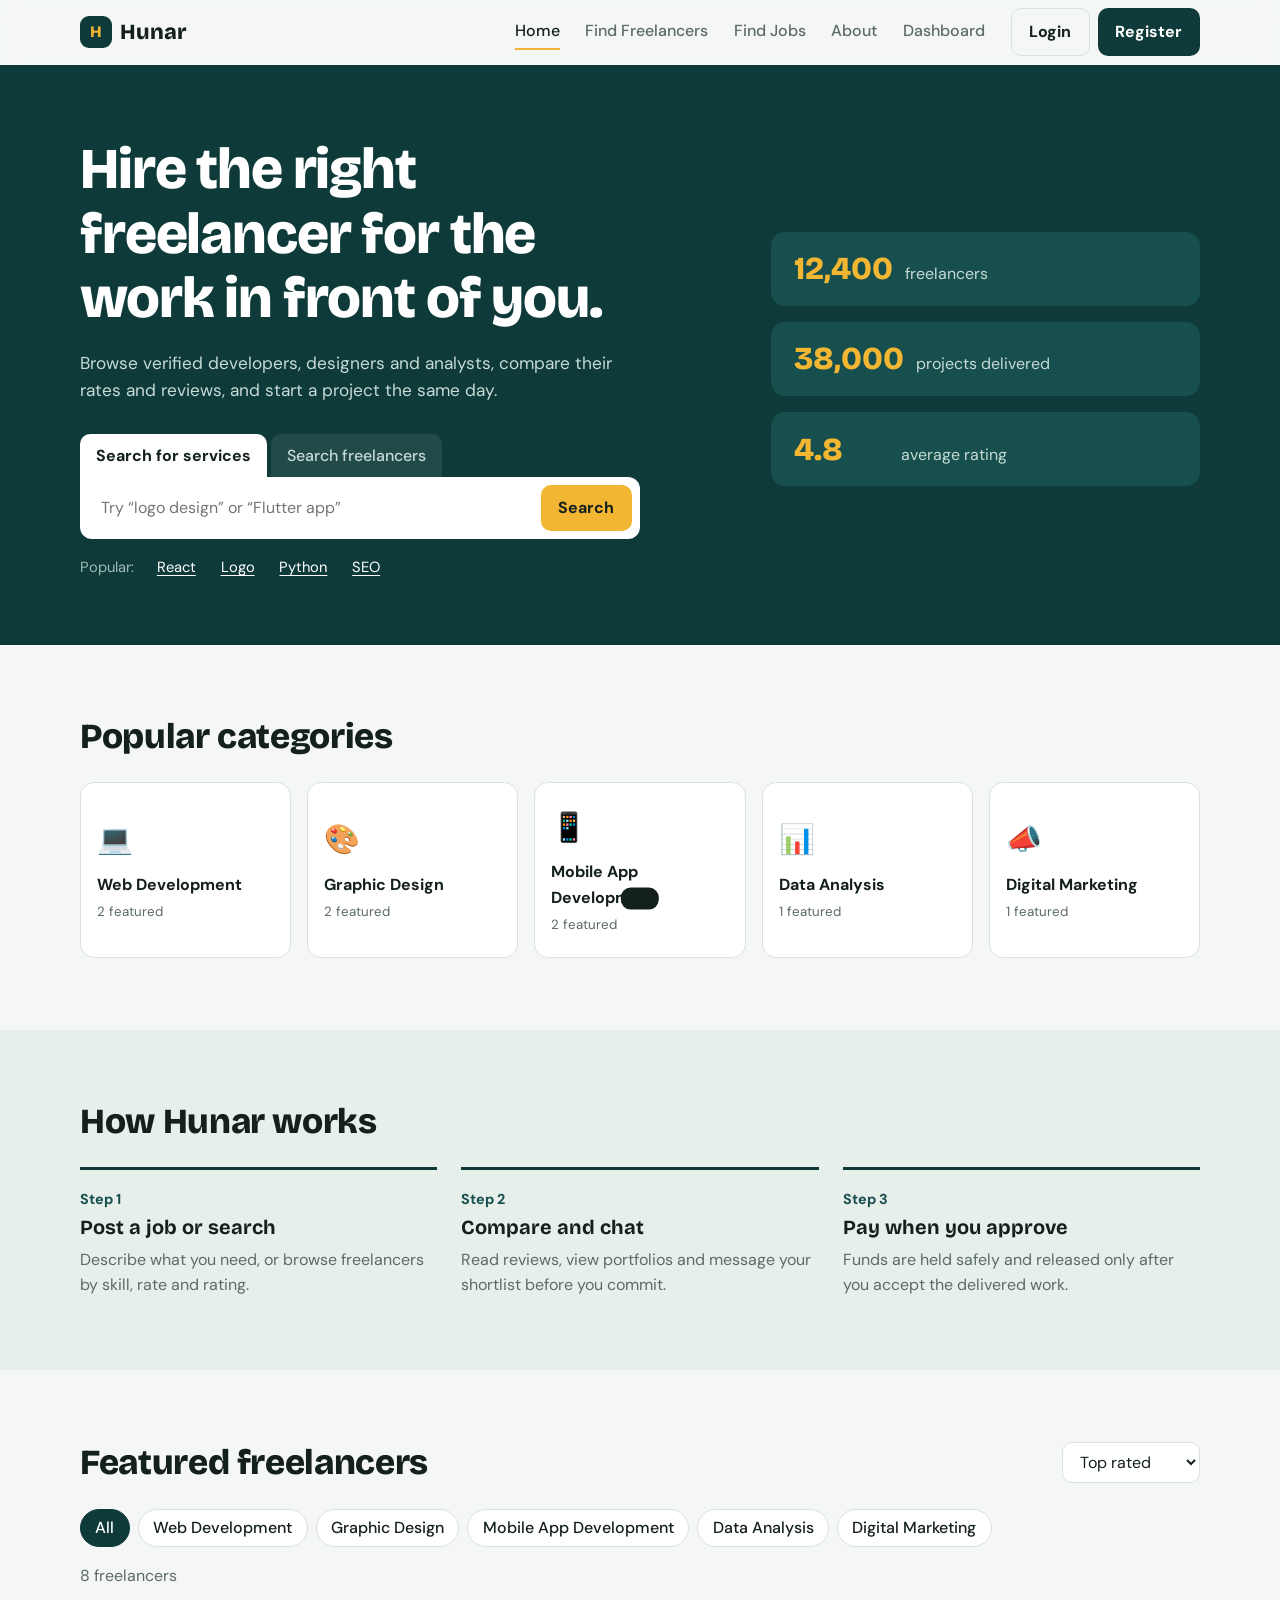
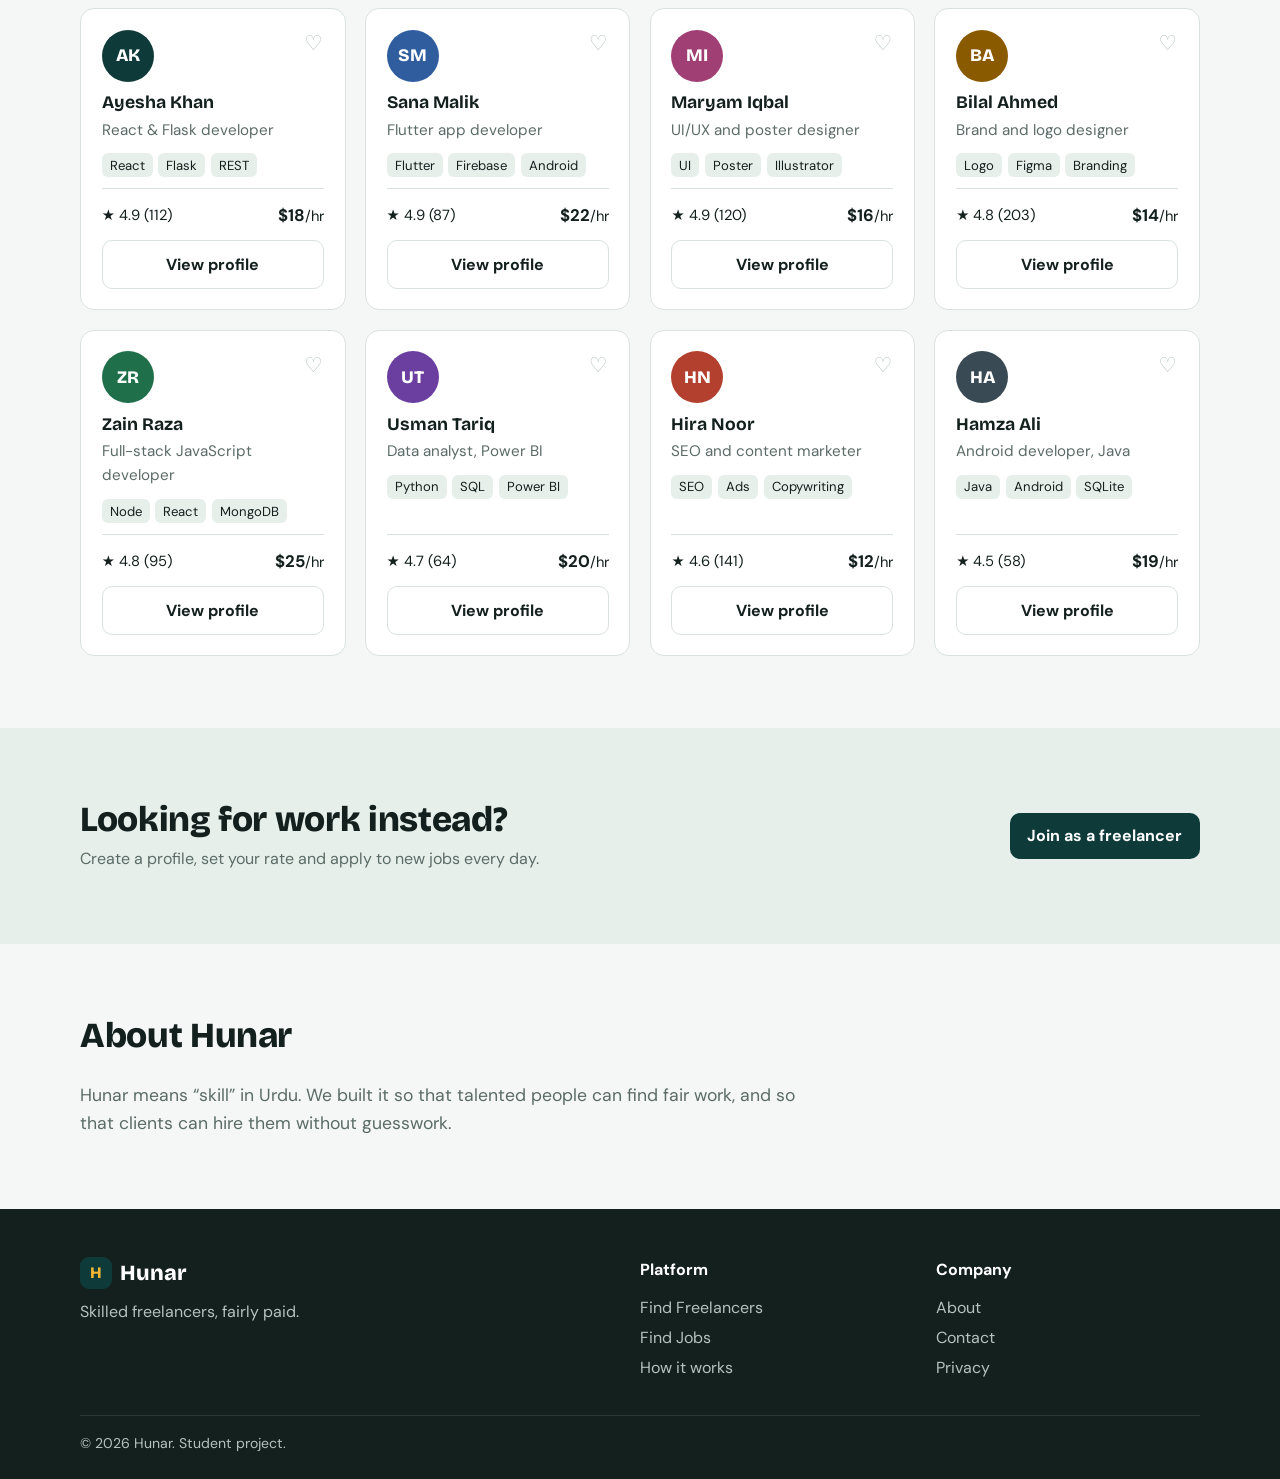
<file: index.html>
<!DOCTYPE html>
<html lang="en">
<head>
<meta charset="UTF-8">
<meta name="viewport" content="width=device-width, initial-scale=1">
<title>Hunar – Hire skilled freelancers</title>
<meta name="description" content="Hunar is a freelancing marketplace where you find trusted freelancers for web, design, mobile, data and marketing work.">
<link rel="preconnect" href="https://fonts.googleapis.com">
<link rel="preconnect" href="https://fonts.gstatic.com" crossorigin>
<link href="https://fonts.googleapis.com/css2?family=Bricolage+Grotesque:wght@600;800&family=DM+Sans:wght@400;500;700&display=swap" rel="stylesheet">
<link rel="stylesheet" href="style.css">
</head>
<body>
<header class="nav" id="nav">
  <div class="wrap nav-in">
    <a href="#home" class="brand"><span class="mark">H</span>Hunar</a>
    <button class="burger" id="burger" aria-label="Toggle menu" aria-expanded="false" aria-controls="menu"><span></span><span></span><span></span></button>
    <nav class="menu" id="menu">
      <a href="#home" class="active">Home</a>
      <a href="freelancers.html">Find Freelancers</a>
      <a href="#jobs">Find Jobs</a>
      <a href="#about">About</a>
      <a href="dashboard.html">Dashboard</a>
      <div class="auth">
        <button class="btn ghost" data-auth="login">Login</button>
        <button class="btn solid" data-auth="register">Register</button>
      </div>
    </nav>
  </div>
</header>

<main id="home">
  <section class="hero">
    <div class="wrap hero-in">
      <div>
        <h1>Hire the right freelancer for the work in front of you.</h1>
        <p class="lead">Browse verified developers, designers and analysts, compare their rates and reviews, and start a project the same day.</p>
        <div class="tabs" role="tablist">
          <button role="tab" class="tab on" data-mode="services">Search for services</button>
          <button role="tab" class="tab" data-mode="freelancers">Search freelancers</button>
        </div>
        <form class="search" id="searchForm" role="search">
          <input id="q" type="search" placeholder="Try “logo design” or “Flutter app”" aria-label="Search">
          <button class="btn accent" type="submit">Search</button>
        </form>
        <p class="tags">Popular: <button data-q="React">React</button><button data-q="Logo">Logo</button><button data-q="Python">Python</button><button data-q="SEO">SEO</button></p>
      </div>
      <aside class="stats" aria-label="Platform numbers">
        <div><b data-n="12400">0</b><span>freelancers</span></div>
        <div><b data-n="38000">0</b><span>projects delivered</span></div>
        <div><b data-n="4.8" data-d="1">0</b><span>average rating</span></div>
      </aside>
    </div>
  </section>

  <section class="sec" id="categories">
    <div class="wrap">
      <h2>Popular categories</h2>
      <div class="cats" id="cats"></div>
    </div>
  </section>

  <section class="sec tint" id="how">
    <div class="wrap">
      <h2>How Hunar works</h2>
      <ol class="steps">
        <li><h3>Post a job or search</h3><p>Describe what you need, or browse freelancers by skill, rate and rating.</p></li>
        <li><h3>Compare and chat</h3><p>Read reviews, view portfolios and message your shortlist before you commit.</p></li>
        <li><h3>Pay when you approve</h3><p>Funds are held safely and released only after you accept the delivered work.</p></li>
      </ol>
    </div>
  </section>

  <section class="sec" id="freelancers">
    <div class="wrap">
      <div class="row-h">
        <h2>Featured freelancers</h2>
        <select id="sort" aria-label="Sort freelancers">
          <option value="rating">Top rated</option>
          <option value="low">Lowest rate</option>
          <option value="high">Highest rate</option>
        </select>
      </div>
      <div class="chips" id="chips"></div>
      <p class="count" id="count" aria-live="polite"></p>
      <div class="grid" id="grid"></div>
    </div>
  </section>

  <section class="sec tint" id="jobs">
    <div class="wrap cta">
      <div><h2>Looking for work instead?</h2><p>Create a profile, set your rate and apply to new jobs every day.</p></div>
      <button class="btn solid" data-auth="register">Join as a freelancer</button>
    </div>
  </section>

  <section class="sec" id="about">
    <div class="wrap about">
      <h2>About Hunar</h2>
      <p>Hunar means “skill” in Urdu. We built it so that talented people can find fair work, and so that clients can hire them without guesswork.</p>
    </div>
  </section>
</main>

<footer class="foot">
  <div class="wrap foot-in">
    <div><a href="#home" class="brand light"><span class="mark">H</span>Hunar</a><p>Skilled freelancers, fairly paid.</p></div>
    <div><h4>Platform</h4><a href="#freelancers">Find Freelancers</a><a href="#jobs">Find Jobs</a><a href="#how">How it works</a></div>
    <div><h4>Company</h4><a href="#about">About</a><a href="#">Contact</a><a href="#">Privacy</a></div>
  </div>
  <p class="copy">© 2026 Hunar. Student project.</p>
</footer>

<div class="modal" id="modal" hidden>
  <div class="box" role="dialog" aria-modal="true" aria-labelledby="mTitle">
    <button class="x" id="close" aria-label="Close">×</button>
    <h3 id="mTitle">Login</h3>
    <form id="authForm" novalidate>
      <label id="nameRow" hidden>Full name<input name="name" autocomplete="name"></label>
      <label>Email<input name="email" type="email" autocomplete="email" required></label>
      <label>Password<input name="pw" type="password" minlength="6" autocomplete="current-password" required></label>
      <p class="err" id="err" role="alert"></p>
      <button class="btn solid full" id="submitBtn">Login</button>
    </form>
    <p class="swap"><span id="swapText">New here?</span> <button id="swap">Create an account</button></p>
  </div>
</div>
<div class="toast" id="toast" role="status"></div>
<script src="main.js"></script>
</body>
</html>
</file>
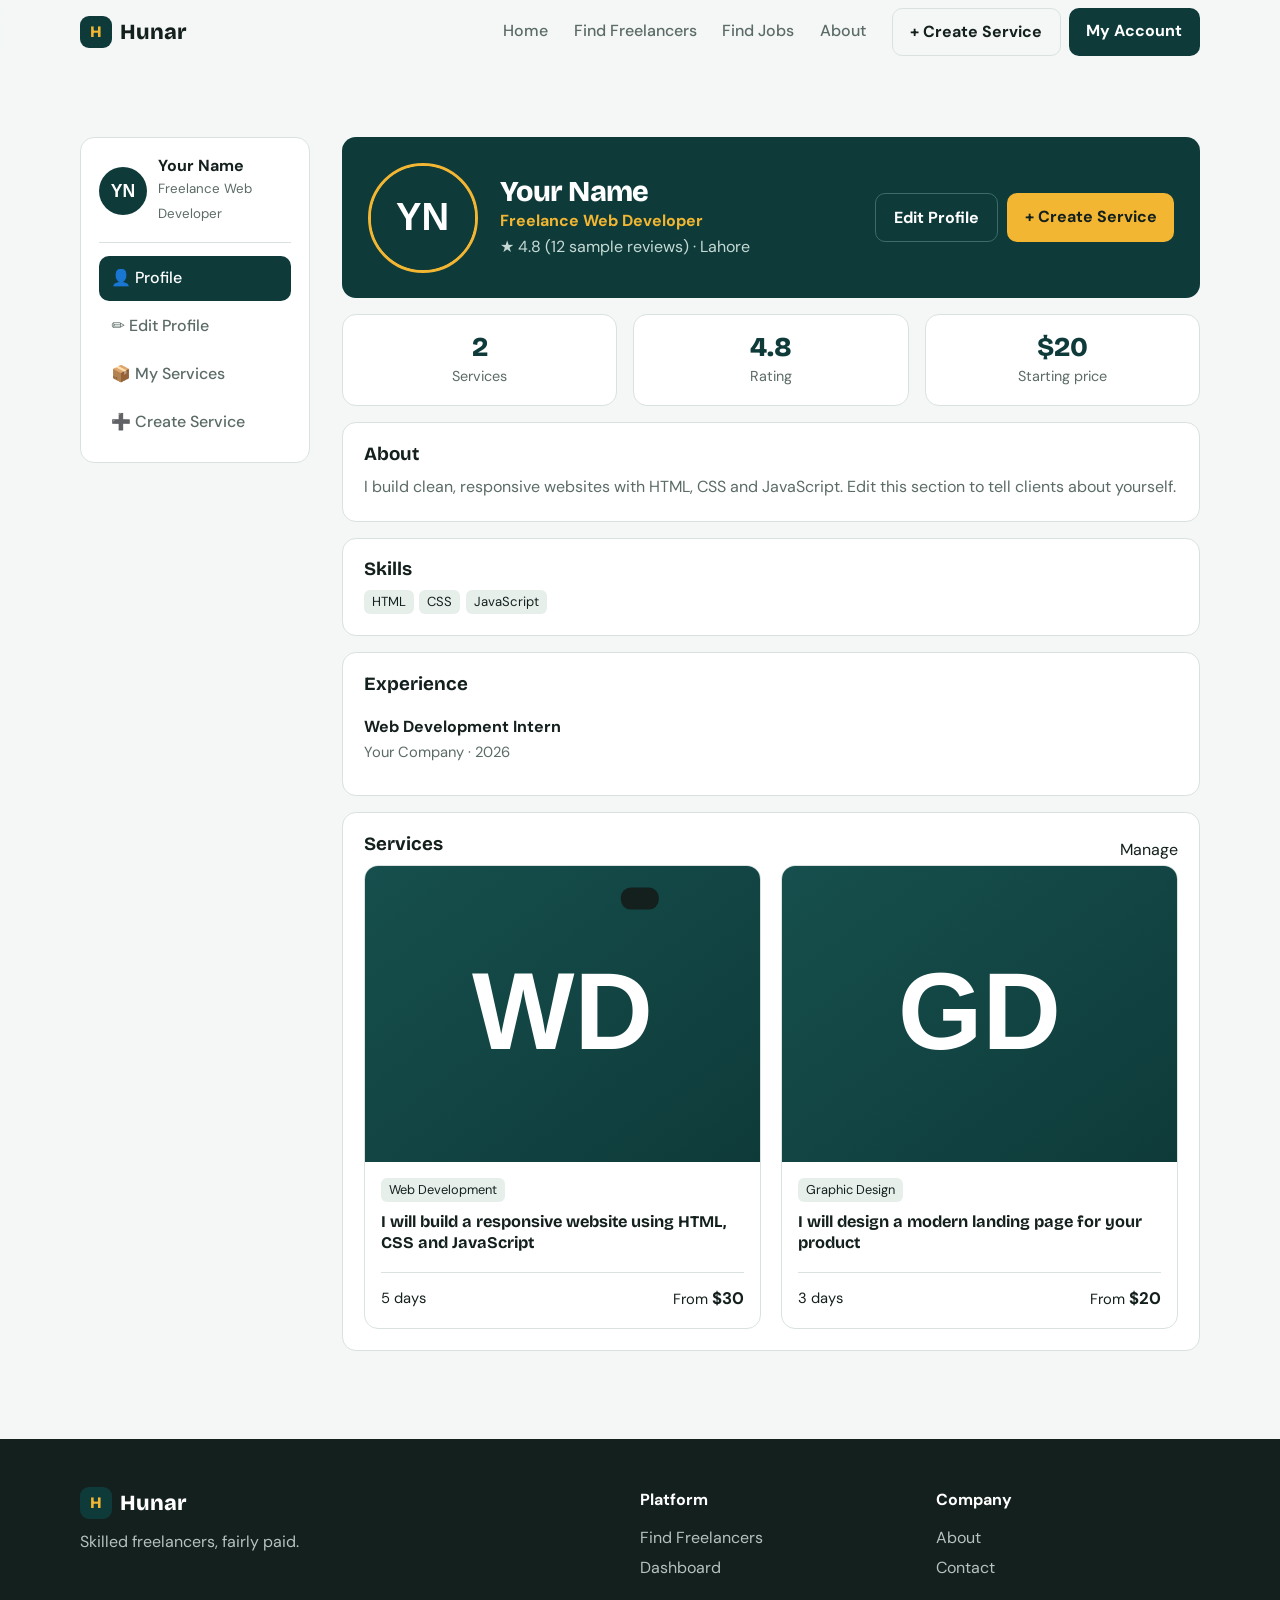
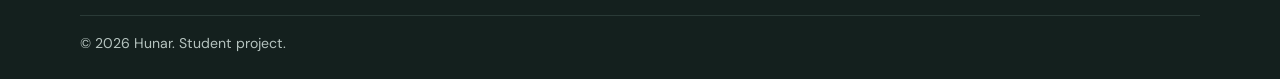
<file: dashboard.html>
<!DOCTYPE html>
<html lang="en"><head><meta charset="UTF-8"><meta name="viewport" content="width=device-width, initial-scale=1">
<title>Dashboard – Hunar</title>
<link rel="preconnect" href="https://fonts.googleapis.com"><link rel="preconnect" href="https://fonts.gstatic.com" crossorigin>
<link href="https://fonts.googleapis.com/css2?family=Bricolage+Grotesque:wght@600;800&family=DM+Sans:wght@400;500;700&display=swap" rel="stylesheet">
<style>
:root{--paper:#F4F7F5;--card:#fff;--ink:#14201E;--mute:#5B6B67;--line:#D9E2DE;--deep:#0E3B3A;--deep2:#164F4D;--gold:#F2B632;--tint:#E7EFEB;--r:14px}
*{box-sizing:border-box;margin:0}
html{scroll-behavior:smooth;scroll-padding-top:72px}
body{font:400 1rem/1.6 "DM Sans",system-ui,sans-serif;background:var(--paper);color:var(--ink)}
h1,h2,h3,.brand{font-family:"Bricolage Grotesque","DM Sans",sans-serif;line-height:1.12}
a{color:inherit;text-decoration:none}
button,input,select{font:inherit;color:inherit}
:focus-visible{outline:3px solid var(--gold);outline-offset:2px}
.wrap{width:min(1120px,100% - 2.5rem);margin-inline:auto}
.btn{border:0;border-radius:10px;padding:.65rem 1.1rem;font-weight:700;cursor:pointer;transition:transform .15s,background .15s}
.btn:active{transform:scale(.97)}
.solid{background:var(--deep);color:#fff}.solid:hover{background:var(--deep2)}
.ghost{background:transparent;border:1.5px solid var(--line)}.ghost:hover{border-color:var(--deep)}
.accent{background:var(--gold);color:var(--ink)}.accent:hover{background:#ffc84a}
.full{width:100%}

/* nav */
.nav{position:sticky;top:0;z-index:20;background:rgba(244,247,245,.92);backdrop-filter:blur(8px);border-bottom:1px solid transparent;transition:border-color .2s}
.nav.stuck{border-color:var(--line)}
.nav-in{display:flex;align-items:center;justify-content:space-between;height:64px}
.brand{display:flex;align-items:center;gap:.5rem;font-weight:800;font-size:1.35rem}
.mark{display:grid;place-items:center;width:32px;height:32px;border-radius:9px;background:var(--deep);color:var(--gold);font-size:1rem}
.menu{display:flex;align-items:center;gap:1.6rem}
.menu>a{font-weight:500;color:var(--mute);padding:.25rem 0;border-bottom:2px solid transparent}
.menu>a:hover,.menu>a.active{color:var(--ink);border-color:var(--gold)}
.auth{display:flex;gap:.5rem}
.burger{display:none;background:none;border:0;padding:.5rem;cursor:pointer}
.burger span{display:block;width:22px;height:2px;background:var(--ink);margin:5px 0;transition:.2s}

/* hero */
.hero{background:var(--deep);color:#fff;padding:4.5rem 0 4rem}
.hero-in{display:grid;grid-template-columns:1.5fr 1fr;gap:3rem;align-items:center}
h1{font-size:clamp(2.1rem,5vw,3.6rem);font-weight:800;letter-spacing:-.02em;max-width:15ch}
.lead{margin:1.2rem 0 1.8rem;color:#C6DAD5;max-width:46ch;font-size:1.08rem}
.tabs{display:flex;gap:.25rem}
.tab{background:rgba(255,255,255,.08);border:0;color:#C6DAD5;padding:.55rem 1rem;border-radius:10px 10px 0 0;cursor:pointer;font-weight:500}
.tab.on{background:#fff;color:var(--ink);font-weight:700}
.search{display:flex;gap:.5rem;background:#fff;padding:.5rem;border-radius:0 12px 12px 12px;max-width:560px}
.search input{flex:1;min-width:0;border:0;padding:.6rem .8rem;color:var(--ink);background:transparent;outline:0}
.tags{margin-top:1rem;color:#9DBBB4;font-size:.92rem}
.tags button{background:none;border:0;color:#fff;text-decoration:underline;text-underline-offset:3px;cursor:pointer;margin-left:.8rem}
.stats{display:grid;gap:1rem}
.stats div{background:var(--deep2);border-radius:var(--r);padding:1.1rem 1.4rem;display:flex;align-items:baseline;gap:.8rem}
.stats b{font:800 2rem "Bricolage Grotesque",sans-serif;color:var(--gold);min-width:4.5ch}
.stats span{color:#C6DAD5}

/* sections */
.sec{padding:4.5rem 0}.tint{background:var(--tint)}
h2{font-size:clamp(1.6rem,3.2vw,2.2rem);font-weight:800;margin-bottom:1.6rem;letter-spacing:-.01em}
.cats{display:grid;grid-template-columns:repeat(5,1fr);gap:1rem}
.cat{background:var(--card);border:1px solid var(--line);border-radius:var(--r);padding:1.3rem 1rem;text-align:left;cursor:pointer;transition:border-color .15s,transform .15s}
.cat:hover{border-color:var(--deep);transform:translateY(-3px)}
.cat i{font-style:normal;font-size:1.8rem;display:block;margin-bottom:.6rem}
.cat b{display:block}.cat small{color:var(--mute)}
.steps{list-style:none;padding:0;display:grid;grid-template-columns:repeat(3,1fr);gap:1.5rem;counter-reset:s}
.steps li{counter-increment:s;border-top:3px solid var(--deep);padding-top:1rem}
.steps li::before{content:"Step " counter(s);font-weight:700;color:var(--deep2);font-size:.9rem}
.steps h3{font-size:1.25rem;margin:.3rem 0 .5rem}.steps p{color:var(--mute)}

/* freelancers */
.row-h{display:flex;justify-content:space-between;align-items:center;gap:1rem;flex-wrap:wrap}
select{background:#fff;border:1px solid var(--line);border-radius:10px;padding:.5rem .8rem;margin-bottom:1.6rem}
.chips{display:flex;flex-wrap:wrap;gap:.5rem;margin-bottom:1rem}
.chip{border:1.5px solid var(--line);background:#fff;border-radius:99px;padding:.35rem .9rem;cursor:pointer;font-weight:500}
.chip.on{background:var(--deep);border-color:var(--deep);color:#fff}
.count{color:var(--mute);margin-bottom:1.2rem}
.grid{display:grid;grid-template-columns:repeat(4,1fr);gap:1.2rem}
.card{background:var(--card);border:1px solid var(--line);border-radius:var(--r);padding:1.3rem;display:flex;flex-direction:column;gap:.7rem;position:relative}
.av{width:52px;height:52px;border-radius:50%;display:grid;place-items:center;font:800 1.1rem "Bricolage Grotesque";color:#fff}
.card h3{font-size:1.1rem}.card .ti{color:var(--mute);font-size:.95rem;margin-top:-.4rem}
.sk{display:flex;flex-wrap:wrap;gap:.35rem}.sk span{background:var(--tint);border-radius:6px;padding:.1rem .5rem;font-size:.82rem}
.meta{display:flex;justify-content:space-between;align-items:center;margin-top:auto;padding-top:.8rem;border-top:1px solid var(--line);font-size:.92rem}
.meta b{font-size:1.05rem}
.fav{position:absolute;top:1rem;right:1rem;background:none;border:0;font-size:1.3rem;cursor:pointer;color:#B5C3BF;transition:transform .2s}
.fav.on{color:#D6453D;transform:scale(1.15)}
.empty{grid-column:1/-1;background:#fff;border:1px dashed var(--line);border-radius:var(--r);padding:2rem;text-align:center;color:var(--mute)}
.empty button{margin-top:.8rem}

.cta{display:flex;justify-content:space-between;align-items:center;gap:1.5rem;flex-wrap:wrap}
.cta h2{margin-bottom:.4rem}.cta p{color:var(--mute)}
.about p{max-width:62ch;color:var(--mute);font-size:1.1rem}

/* footer */
.foot{background:var(--ink);color:#B5C3BF;padding:3rem 0 1.5rem}
.foot-in{display:grid;grid-template-columns:2fr 1fr 1fr;gap:2rem}
.foot h4{color:#fff;margin-bottom:.6rem}.foot a:not(.brand){display:block;padding:.15rem 0}.foot a:hover{color:var(--gold)}
.brand.light{color:#fff;margin-bottom:.6rem}
.copy{width:min(1120px,100% - 2.5rem);margin:2rem auto 0;padding-top:1rem;border-top:1px solid #2A3A37;font-size:.88rem}

/* modal + toast */
.modal{position:fixed;inset:0;background:rgba(10,25,24,.6);display:grid;place-items:center;z-index:50;padding:1rem}
.modal[hidden]{display:none}
.box{background:#fff;border-radius:var(--r);padding:1.8rem;width:min(400px,100%);position:relative;animation:pop .2s}
@keyframes pop{from{transform:scale(.96);opacity:0}}
.box h3{font-size:1.5rem;margin-bottom:1rem}
.x{position:absolute;top:.6rem;right:.9rem;background:none;border:0;font-size:1.6rem;cursor:pointer}
label{display:block;font-weight:500;margin-bottom:.8rem}
label input{display:block;width:100%;margin-top:.25rem;padding:.6rem .75rem;border:1.5px solid var(--line);border-radius:10px}
label input:invalid:not(:placeholder-shown){border-color:#D6453D}
.err{color:#B3261E;min-height:1.4rem;font-size:.92rem}
.swap{margin-top:1rem;text-align:center;color:var(--mute)}
.swap button{background:none;border:0;color:var(--deep);font-weight:700;cursor:pointer;text-decoration:underline}
.toast{position:fixed;left:50%;bottom:1.5rem;transform:translate(-50%,150%);background:var(--ink);color:#fff;padding:.7rem 1.2rem;border-radius:10px;transition:transform .3s;z-index:60}
.toast.show{transform:translate(-50%,0)}

/* tablet */
@media(max-width:960px){
  .hero-in{grid-template-columns:1fr}.stats{grid-template-columns:repeat(3,1fr)}
  .stats div{flex-direction:column;gap:0}
  .cats{grid-template-columns:repeat(3,1fr)}.grid{grid-template-columns:repeat(2,1fr)}
}
/* mobile */
@media(max-width:700px){
  .burger{display:block}
  .menu{position:absolute;top:64px;left:0;right:0;flex-direction:column;align-items:stretch;gap:0;background:var(--paper);border-bottom:1px solid var(--line);padding:.5rem 1.25rem 1.2rem;display:none}
  .menu.open{display:flex}.menu>a{padding:.8rem 0}.auth{margin-top:.6rem}.auth .btn{flex:1}
  .burger[aria-expanded=true] span:nth-child(1){transform:translateY(7px) rotate(45deg)}
  .burger[aria-expanded=true] span:nth-child(2){opacity:0}
  .burger[aria-expanded=true] span:nth-child(3){transform:translateY(-7px) rotate(-45deg)}
  .hero{padding:3rem 0}.stats{grid-template-columns:1fr}.stats div{flex-direction:row;gap:.8rem}
  .cats{grid-template-columns:repeat(2,1fr)}.steps{grid-template-columns:1fr}.grid{grid-template-columns:1fr}
  .foot-in{grid-template-columns:1fr}.search{flex-direction:column;border-radius:0 12px 12px 12px}
  .sec{padding:3.2rem 0}
}
@media(prefers-reduced-motion:reduce){*{animation:none!important;transition:none!important;scroll-behavior:auto!important}}

/* Week 2 additions. Works together with style.css from Week 1. */
a.btn{display:block;text-align:center}
.empty .btn{display:inline-block;margin-top:.8rem}
.phead{background:var(--deep);color:#fff;padding:3rem 0 2.6rem}
.phead h1{font-size:clamp(1.8rem,4vw,2.6rem);max-width:none;margin-bottom:.5rem}
.phead p{color:#C6DAD5;margin-bottom:1.3rem}
.bar{display:flex;flex-wrap:wrap;gap:1rem 1.5rem;align-items:flex-end;margin:1rem 0}
.bar label{margin:0;min-width:160px;font-size:.92rem;color:var(--mute)}
.bar label b{color:var(--ink)}
.bar input[type=range]{padding:0;border:0;margin-top:.6rem;accent-color:var(--deep);cursor:pointer}
.bar select{display:block;margin:.25rem 0 0;min-width:170px}

.mgrid{display:grid;grid-template-columns:repeat(4,1fr);gap:1.2rem}
.fcard{background:var(--card);border:1px solid var(--line);border-radius:var(--r);overflow:hidden;position:relative;display:flex;flex-direction:column;transition:transform .15s,box-shadow .15s}
.fcard:hover{transform:translateY(-4px);box-shadow:0 10px 24px rgba(14,59,58,.12)}
.ph{display:block;aspect-ratio:4/3;background:var(--tint)}
.ph img{width:100%;height:100%;object-fit:cover;display:block}
.fcard .fav{top:.7rem;right:.7rem;background:#fff;border-radius:50%;width:36px;height:36px;padding:0;display:grid;place-items:center;font-size:1.1rem}
.fb{padding:1rem;display:flex;flex-direction:column;gap:.55rem;flex:1}
.who{display:flex;justify-content:space-between;gap:.5rem;font-size:.9rem}.who span{color:var(--mute)}
.fb h3{font-size:1.02rem;line-height:1.3}.fb h3 a:hover{text-decoration:underline}
.cat-tag{align-self:flex-start;background:var(--tint);border-radius:6px;padding:.1rem .5rem;font-size:.8rem}
.fb .meta{margin-top:auto}

.skel{border-radius:var(--r);background:linear-gradient(90deg,#E3EBE7 25%,#F1F5F3 50%,#E3EBE7 75%);background-size:200% 100%;animation:sh 1.2s infinite}
.s-card{height:340px}.s-line{margin-bottom:14px}
@keyframes sh{to{background-position:-200% 0}}

.back{display:inline-block;margin-bottom:1.2rem;color:var(--mute);font-weight:500}.back:hover{color:var(--ink)}
.pgrid{display:grid;grid-template-columns:1fr 340px;gap:2rem;align-items:start}
.phd{display:flex;gap:1.2rem;align-items:center;margin-bottom:1.5rem}
.pav{width:96px;height:96px;border-radius:50%;object-fit:cover;flex:none}
.phd h1{font-size:1.9rem;max-width:none}.phd p{color:var(--mute)}
.ptabs{display:flex;gap:.3rem;border-bottom:1px solid var(--line);margin-bottom:1.2rem}
.ptab{background:none;border:0;padding:.7rem 1rem;cursor:pointer;font-weight:500;color:var(--mute);border-bottom:3px solid transparent}
.ptab.on{color:var(--ink);border-color:var(--gold);font-weight:700}
.pbody h3{margin:1.2rem 0 .4rem;font-size:1.1rem}.pbody p{color:var(--mute)}
.rv{background:#fff;border:1px solid var(--line);border-radius:var(--r);padding:1rem;margin-bottom:.8rem}
.rv b{margin-right:.6rem}.rv .st{color:#E0A100}
.order{background:#fff;border:1px solid var(--line);border-radius:var(--r);padding:1.3rem;position:sticky;top:84px}
.pk{display:flex;gap:.3rem;background:var(--tint);padding:.25rem;border-radius:10px;margin-bottom:1rem}
.pkb{flex:1;border:0;background:none;padding:.5rem;border-radius:8px;cursor:pointer;font-weight:500}
.pkb.on{background:#fff;font-weight:700;box-shadow:0 1px 3px rgba(0,0,0,.12)}
.pp{font:800 2rem "Bricolage Grotesque",sans-serif}
.order ul{list-style:none;padding:0;margin:.8rem 0 1.2rem;color:var(--mute)}
.order li::before{content:"✓ ";color:var(--deep2);font-weight:700}
.order .btn+.btn{margin-top:.6rem}
.savebtn.on{border-color:#D6453D;color:#D6453D}
.ok{text-align:center;padding:1rem 0}
.ok i{font-style:normal;display:grid;place-items:center;width:52px;height:52px;border-radius:50%;background:var(--deep);color:var(--gold);font-size:1.5rem;margin:0 auto .8rem}
.rel{margin-top:3.5rem}

@media(max-width:1100px){.mgrid{grid-template-columns:repeat(3,1fr)}}
@media(max-width:960px){.mgrid{grid-template-columns:repeat(2,1fr)}.pgrid{grid-template-columns:1fr}.order{position:static}}
@media(max-width:700px){.mgrid{grid-template-columns:1fr}.phd{flex-direction:column;align-items:flex-start}.bar label,.bar select{width:100%}}

/* Week 3 additions: dashboard, forms, uploads. Works with style.css and market.css */
.dash{display:grid;grid-template-columns:230px 1fr;gap:2rem;align-items:start}
.side{position:sticky;top:84px;background:#fff;border:1px solid var(--line);border-radius:var(--r);padding:1.1rem}
.me{display:flex;align-items:center;gap:.7rem;padding-bottom:1rem;margin-bottom:.8rem;border-bottom:1px solid var(--line)}
.me img{width:48px;height:48px;border-radius:50%;object-fit:cover}.me b{display:block;line-height:1.2}.me small{color:var(--mute)}
.snav{display:grid;gap:.2rem}
.snav a{padding:.6rem .8rem;border-radius:10px;font-weight:500;color:var(--mute)}
.snav a:hover{background:var(--tint)}.snav a.on{background:var(--deep);color:#fff}
.vt{font-size:1.7rem;max-width:none;margin-bottom:1.2rem}
.mute{color:var(--mute)}
.dcard{background:#fff;border:1px solid var(--line);border-radius:var(--r);padding:1.3rem;margin-bottom:1rem}
.dcard h3{margin-bottom:.6rem}.dcard p{color:var(--mute)}
.pcard{display:flex;gap:1.4rem;align-items:center;flex-wrap:wrap;background:var(--deep);color:#fff;border-radius:var(--r);padding:1.6rem;margin-bottom:1rem}
.pcard .pav{width:110px;height:110px;border:3px solid var(--gold)}
.pinfo{flex:1;min-width:200px}.pinfo h1{font-size:1.8rem;max-width:none}.pt{color:var(--gold);font-weight:700}.pm{color:#C6DAD5}
.pact{display:flex;gap:.6rem;flex-wrap:wrap}.pcard .ghost{border-color:#3C6B68;color:#fff}
.stats3{display:grid;grid-template-columns:repeat(3,1fr);gap:1rem;margin-bottom:1rem}
.stats3 div{background:#fff;border:1px solid var(--line);border-radius:var(--r);padding:1rem;text-align:center}
.stats3 b{display:block;font:800 1.7rem "Bricolage Grotesque",sans-serif;color:var(--deep)}.stats3 span{color:var(--mute);font-size:.9rem}
.exp{padding:.6rem 0;border-top:1px solid var(--line)}.exp:first-of-type{border:0}.exp b{display:block}.exp span{color:var(--mute);font-size:.92rem}
.sgrid{display:grid;grid-template-columns:repeat(2,1fr);gap:1.2rem}
.acts{display:flex;gap:.4rem;margin-top:.4rem}.acts .btn{flex:1;padding:.5rem .4rem;font-size:.9rem}
.del:hover{border-color:#D6453D;color:#D6453D}.danger{background:#C0392B}.danger:hover{background:#A93226}

.dform{background:#fff;border:1px solid var(--line);border-radius:var(--r);padding:1.5rem;display:grid;gap:1.2rem}
.fgrid{display:grid;grid-template-columns:1fr 1fr;gap:1.2rem}
.fld label{display:block;font-weight:500;margin-bottom:.35rem}
.fld input,.fld select,.fld textarea{width:100%;margin:0;padding:.65rem .8rem;border:1.5px solid var(--line);border-radius:10px;background:#fff;font:inherit}
.fld input:focus,.fld select:focus,.fld textarea:focus,.tagbox:focus-within{outline:0;border-color:var(--deep);box-shadow:0 0 0 3px rgba(242,182,50,.35)}
.fld.bad input,.fld.bad select,.fld.bad textarea,.fld.bad .tagbox,.fld.bad .drop{border-color:#D6453D}
.fld small{display:block;margin-top:.3rem;font-size:.85rem}.hint{color:var(--mute);text-align:right}.err{color:#B3261E}
.tagbox{display:flex;flex-wrap:wrap;gap:.4rem;border:1.5px solid var(--line);border-radius:10px;padding:.4rem;background:#fff;cursor:text}
.tagbox input{flex:1;min-width:140px;width:auto;border:0!important;padding:.3rem!important;box-shadow:none!important}
.tg{display:inline-flex;align-items:center;gap:.3rem;background:var(--tint);border-radius:6px;padding:.15rem .3rem .15rem .6rem;font-size:.88rem}
.tg button{border:0;background:none;cursor:pointer;font-size:1rem;color:var(--mute)}
.drop{border:2px dashed var(--line);border-radius:var(--r);padding:1.2rem;text-align:center;cursor:pointer;background:var(--paper);transition:border-color .15s,background .15s}
.drop:hover,.drop.over{border-color:var(--deep);background:var(--tint)}.drop.busy{opacity:.5;pointer-events:none}
.dtxt b{display:block;margin-bottom:.2rem}.dtxt span{color:var(--mute);font-size:.9rem}
.pre{max-width:100%;max-height:220px;border-radius:10px;display:block;margin:0 auto .7rem;object-fit:cover}
.drop.sm .pre{width:120px;height:120px;border-radius:50%}
.dacts{display:flex;gap:.5rem;justify-content:center}.dacts .btn{padding:.4rem .9rem;font-size:.9rem;display:inline-block}
.erow{display:grid;grid-template-columns:1.2fr 1.2fr 1fr auto;gap:.5rem;margin-bottom:.6rem}
.erow button{border:0;background:none;color:#B3261E;cursor:pointer}
#addExp{display:inline-block}
.dact{display:flex;gap:.7rem;flex-wrap:wrap}.dact .btn{display:inline-block}
.cgrid{display:grid;grid-template-columns:1fr 300px;gap:1.5rem;align-items:start}
.prev{position:sticky;top:84px;pointer-events:none}.prev h4{margin-bottom:.6rem;color:var(--mute)}
.shero{width:100%;aspect-ratio:16/9;object-fit:cover;border-radius:var(--r);margin-bottom:1rem}
.stitle{font-size:1.7rem;max-width:none;margin:.6rem 0}
.owner{display:flex;gap:.8rem;align-items:center;margin:1rem 0;padding:1rem;background:#fff;border:1px solid var(--line);border-radius:var(--r)}
.owner p{color:var(--mute);font-size:.92rem}.owner a{margin-left:auto;font-weight:700;color:var(--deep)}
.pav.sm{width:52px;height:52px}.sdesc{white-space:pre-line}

@media(max-width:960px){
  .dash{grid-template-columns:1fr}.side{position:static}.me{display:none}
  .snav{display:flex;overflow-x:auto}.snav a{white-space:nowrap}
  .cgrid{grid-template-columns:1fr}.prev{position:static}
}
@media(max-width:700px){
  .fgrid,.sgrid,.stats3{grid-template-columns:1fr}.erow{grid-template-columns:1fr}
  .pcard{flex-direction:column;align-items:flex-start}
}

</style></head><body>
<header class="nav" id="nav"><div class="wrap nav-in"><a href="index.html" class="brand"><span class="mark">H</span>Hunar</a>
<button class="burger" id="burger" aria-label="Toggle menu" aria-expanded="false" aria-controls="menu"><span></span><span></span><span></span></button>
<nav class="menu" id="menu"><a href="index.html">Home</a><a href="freelancers.html">Find Freelancers</a><a href="index.html#jobs">Find Jobs</a><a href="index.html#about">About</a>
<div class="auth"></div></nav></div></header>
<main class="sec"><div class="wrap dash">
<aside class="side"><div class="me" id="me"></div>
<nav class="snav" aria-label="Dashboard"><a href="#profile" data-v="profile">👤 Profile</a><a href="#edit" data-v="edit">✏️ Edit Profile</a><a href="#services" data-v="services">📦 My Services</a><a href="#create" data-v="create">➕ Create Service</a></nav></aside>
<section id="main" aria-live="polite"></section></div></main>
<footer class="foot"><div class="wrap foot-in">
<div><a href="index.html" class="brand light"><span class="mark">H</span>Hunar</a><p>Skilled freelancers, fairly paid.</p></div>
<div><h4>Platform</h4><a href="freelancers.html">Find Freelancers</a><a href="dashboard.html">Dashboard</a></div>
<div><h4>Company</h4><a href="index.html#about">About</a><a href="#">Contact</a></div></div>
<p class="copy">© 2026 Hunar. Student project.</p></footer>
<div class="toast" id="toast" role="status"></div>
<div class="modal" id="cm" hidden><div class="box" role="dialog" aria-modal="true" aria-labelledby="cmh"><h3 id="cmh">Delete this service?</h3><p id="cmt" class="mute"></p>
<div class="dact" style="margin-top:1.2rem"><button class="btn ghost" id="cmNo" type="button">Cancel</button><button class="btn solid danger" id="cmYes" type="button">Delete</button></div></div></div>
<script>
const $ = (s, el = document) => el.querySelector(s);
const $$ = (s, el = document) => [...el.querySelectorAll(s)];
const CATS = ["Web Development", "Graphic Design", "Mobile App Development", "Data Analysis", "Digital Marketing"];

/* Sample data. Add "img" (a photo URL) to any freelancer to replace the generated avatar. */
const F = [
  { id: 1, name: "Ayesha Khan", title: "I will build your React and Flask web app", cat: CATS[0], price: 40, rating: 4.9, reviews: 112, city: "Lahore", days: 5, skills: ["React", "Flask", "REST API"], about: "Full-stack developer who turns ideas into fast, clean web apps and keeps you updated at every step.", color: "#0E3B3A" },
  { id: 2, name: "Zain Raza", title: "I will create a full-stack JavaScript website", cat: CATS[0], price: 55, rating: 4.8, reviews: 95, city: "Karachi", days: 7, skills: ["Node.js", "React", "MongoDB"], about: "I build complete websites with secure back ends, from simple business sites to custom dashboards.", color: "#1F6F4A" },
  { id: 3, name: "Bilal Ahmed", title: "I will design a professional logo and brand identity", cat: CATS[1], price: 15, rating: 4.8, reviews: 203, city: "Faisalabad", days: 3, skills: ["Logo", "Branding", "Figma"], about: "Brand designer with 200+ happy clients. You get clean, memorable logos with all source files.", color: "#8A5A00" },
  { id: 4, name: "Maryam Iqbal", title: "I will design modern UI/UX screens and posters", cat: CATS[1], price: 25, rating: 4.9, reviews: 120, city: "Islamabad", days: 4, skills: ["UI/UX", "Poster", "Illustrator"], about: "I design app screens and print-ready posters that look polished and are easy to use.", color: "#A03F74" },
  { id: 5, name: "Sana Malik", title: "I will develop your Flutter mobile app", cat: CATS[2], price: 50, rating: 4.9, reviews: 87, city: "Multan", days: 10, skills: ["Flutter", "Firebase", "Android"], about: "Flutter developer building smooth Android and iOS apps with clean, maintainable code.", color: "#2F5D9E" },
  { id: 6, name: "Hamza Ali", title: "I will build an Android app using Java", cat: CATS[2], price: 35, rating: 4.5, reviews: 58, city: "Layyah", days: 8, skills: ["Java", "Android Studio", "SQLite"], about: "I create reliable native Android apps for small businesses, students and startups.", color: "#3A4A55" },
  { id: 7, name: "Usman Tariq", title: "I will create Power BI dashboards from your data", cat: CATS[3], price: 30, rating: 4.7, reviews: 64, city: "Lahore", days: 4, skills: ["Power BI", "SQL", "Python"], about: "Data analyst who turns messy numbers into clear dashboards that help you decide faster.", color: "#6B3FA0" },
  { id: 8, name: "Noor Fatima", title: "I will clean and analyze your data in Excel and Python", cat: CATS[3], price: 20, rating: 4.6, reviews: 77, city: "Rawalpindi", days: 3, skills: ["Excel", "Python", "Pandas"], about: "I clean, organise and analyse datasets, and explain the findings in simple language.", color: "#B0612B" },
  { id: 9, name: "Hira Noor", title: "I will do SEO and content marketing for your website", cat: CATS[4], price: 20, rating: 4.6, reviews: 141, city: "Sialkot", days: 6, skills: ["SEO", "Content", "Copywriting"], about: "I help small websites rank higher with practical SEO and content that people want to read.", color: "#B3402E" },
  { id: 10, name: "Daniyal Shah", title: "I will manage your social media ad campaigns", cat: CATS[4], price: 12, rating: 4.4, reviews: 49, city: "Peshawar", days: 2, skills: ["Meta Ads", "Social Media", "Analytics"], about: "I plan and run social media ads on a small budget and report the results every week.", color: "#2D6A8A" }
];
const POOL = [["Ali R.", "Delivered earlier than promised and the quality was excellent."], ["Sara M.", "Very professional. Understood my requirements right away."], ["Omar K.", "Great communication and a fair price. Would hire again."], ["Hina T.", "Patient with my revisions and the final result looked perfect."], ["Daniel P.", "Exactly what I asked for, done neatly."]];
const reviewsOf = f => [0, 1, 2].map(i => ({ who: POOL[(f.id + i) % 5][0], text: POOL[(f.id + i) % 5][1], stars: f.rating >= 4.7 ? 5 : 4 }));

function avatar(f) {
  if (f.img) return f.img;
  const ini = f.name.split(" ").map(w => w[0]).join("");
  const svg = `<svg xmlns="http://www.w3.org/2000/svg" width="400" height="300"><defs><linearGradient id="g" x1="0" y1="0" x2="1" y2="1"><stop offset="0" stop-color="${f.color}"/><stop offset="1" stop-color="#0E3B3A"/></linearGradient></defs><rect width="400" height="300" fill="url(#g)"/><text x="50%" y="52%" font-family="Arial,sans-serif" font-size="110" font-weight="700" fill="#fff" text-anchor="middle" dominant-baseline="middle">${ini}</text></svg>`;
  return "data:image/svg+xml;utf8," + encodeURIComponent(svg);
}

/* saved freelancers (kept in this browser) */
const favs = {
  get() { try { return new Set(JSON.parse(localStorage.getItem("hunar_favs") || "[]")); } catch { return new Set(); } },
  toggle(id) {
    id = +id; const s = this.get(); s.has(id) ? s.delete(id) : s.add(id);
    try { localStorage.setItem("hunar_favs", JSON.stringify([...s])); } catch {}
    return s.has(id);
  }
};

/* reusable freelancer card */
function card(f) {
  const on = favs.get().has(f.id), url = "profile.html?id=" + f.id;
  return `<article class="fcard">
    <a href="${url}" class="ph"><img src="${avatar(f)}" alt="${f.name}" loading="lazy"></a>
    <button class="fav${on ? " on" : ""}" data-fav="${f.id}" aria-pressed="${on}" aria-label="Save ${f.name}">${on ? "♥" : "♡"}</button>
    <div class="fb">
      <div class="who"><b>${f.name}</b><span>${f.city}</span></div>
      <h3><a href="${url}">${f.title}</a></h3>
      <span class="cat-tag">${f.cat}</span>
      <div class="meta"><span>★ ${f.rating} <small>(${f.reviews})</small></span><span>From <b>$${f.price}</b></span></div>
      <a class="btn solid full" href="${url}">View Profile</a>
    </div></article>`;
}

/* toast */
let tt;
function toast(msg) {
  const t = $("#toast"); t.textContent = msg; t.classList.add("show");
  clearTimeout(tt); tt = setTimeout(() => t.classList.remove("show"), 2200);
}

/* shared behaviour: save button, nav */
document.addEventListener("click", e => {
  const b = e.target.closest("[data-fav]");
  if (b) {
    const on = favs.toggle(b.dataset.fav);
    b.classList.toggle("on", on); b.setAttribute("aria-pressed", on);
    b.textContent = b.classList.contains("fav") ? (on ? "♥" : "♡") : (on ? "♥ Saved" : "♡ Save");
    toast(on ? "Saved to your list" : "Removed from your list");
  }
  if (e.target.closest("[data-soon]")) toast("Login and Register are on the Home page for now");
});
const burger = $("#burger"), menu = $("#menu");
burger.addEventListener("click", () => { const o = menu.classList.toggle("open"); burger.setAttribute("aria-expanded", o); });
addEventListener("scroll", () => $("#nav").classList.toggle("stuck", scrollY > 8), { passive: true });

/* ===== Week 3: accounts, profile and services (saved in this browser) ===== */
const esc = s => String(s ?? "").replace(/[&<>"']/g, c => ({ "&": "&amp;", "<": "&lt;", ">": "&gt;", '"': "&quot;", "'": "&#39;" }[c]));
const store = {
  get(k, d) { try { const v = localStorage.getItem("hunar_" + k); return v ? JSON.parse(v) : d; } catch { return d; } },
  set(k, v) { try { localStorage.setItem("hunar_" + k, JSON.stringify(v)); return true; } catch { return false; } }
};
const DEFAULT_USER = {
  name: "Your Name", title: "Freelance Web Developer", city: "Lahore", email: "",
  bio: "I build clean, responsive websites with HTML, CSS and JavaScript. Edit this section to tell clients about yourself.",
  skills: ["HTML", "CSS", "JavaScript"], exp: [{ role: "Web Development Intern", company: "Your Company", years: "2026" }],
  photo: "", rating: 4.8, reviews: 12
};
const SEED_SERVICES = [
  { id: "s1", title: "I will build a responsive website using HTML, CSS and JavaScript", cat: CATS[0], desc: "A clean, mobile-friendly website for your business or portfolio. Includes a home page, an about section, a contact form and basic animations.", price: 30, days: 5, tags: ["HTML", "CSS", "JavaScript"], img: "" },
  { id: "s2", title: "I will design a modern landing page for your product", cat: CATS[1], desc: "A polished landing page layout with clear sections, strong headings and a call-to-action. Delivered as ready-to-use HTML and CSS.", price: 20, days: 3, tags: ["Landing page", "UI", "Figma"], img: "" }
];
const getUser = () => ({ ...DEFAULT_USER, ...store.get("user", {}) });
const getServices = () => store.get("services", SEED_SERVICES);
const saveServices = a => store.set("services", a);
const photo = u => u.photo || avatar({ name: u.name, color: "#0E3B3A" });
const simg = s => s.img || avatar({ name: s.cat, color: "#164F4D" });

/* nav: replace Login/Register with account links */
const authBox = $(".auth");
if (authBox) authBox.innerHTML = '<a class="btn ghost" href="dashboard.html#create">+ Create Service</a><a class="btn solid" href="dashboard.html#profile">My Account</a>';

</script>
<script>
const main = $("#main");
const views = { profile: viewProfile, edit: viewEdit, services: viewServices, create: viewCreate };

/* ---------- helpers: validation, tags, image upload ---------- */
function setErr(id, m) { const f = $("#" + id).closest(".fld"); f.classList.toggle("bad", !!m); f.querySelector(".err").textContent = m || ""; return !m; }
function bind(form, rules) {
  form.addEventListener("focusout", e => { const r = rules[e.target.id]; if (r) setErr(e.target.id, r(e.target.value.trim())); });
  form.addEventListener("input", e => { const r = rules[e.target.id]; if (r && e.target.closest(".fld").classList.contains("bad")) setErr(e.target.id, r(e.target.value.trim())); });
}
const check = rules => Object.keys(rules).map(k => setErr(k, rules[k]($("#" + k).value.trim()))).every(Boolean);

function readImage(file, max, cb) {
  const r = new FileReader();
  r.onload = () => {
    const im = new Image();
    im.onload = () => {
      const k = Math.min(1, max / Math.max(im.width, im.height)), c = document.createElement("canvas");
      c.width = Math.round(im.width * k); c.height = Math.round(im.height * k);
      c.getContext("2d").drawImage(im, 0, 0, c.width, c.height);
      cb(c.toDataURL("image/jpeg", 0.82));
    };
    im.onerror = () => cb(null); im.src = r.result;
  };
  r.onerror = () => cb(null); r.readAsDataURL(file);
}
function makeDrop(el, max, label, init, onChange) {
  let img = init || "";
  const draw = () => {
    el.innerHTML = '<input type="file" accept="image/*" hidden>' + (img
      ? `<img class="pre" src="${img}" alt="Preview"><div class="dacts"><button type="button" class="btn ghost" data-a="pick">Change</button><button type="button" class="btn ghost" data-a="rm">Remove</button></div>`
      : `<div class="dtxt"><b>📷 ${label}</b><span>Click or drag an image here. JPG or PNG, up to 3 MB.</span></div>`);
  };
  const take = f => {
    if (!f) return;
    if (!/^image\//.test(f.type)) return setErr(el.id, "Please choose an image file.");
    if (f.size > 3145728) return setErr(el.id, "This image is larger than 3 MB.");
    setErr(el.id, ""); el.classList.add("busy");
    readImage(f, max, d => {
      el.classList.remove("busy");
      if (!d) return setErr(el.id, "This image could not be read.");
      img = d; draw(); onChange(img);
    });
  };
  el.addEventListener("click", e => {
    const a = e.target.closest("[data-a]");
    if (a && a.dataset.a === "rm") { img = ""; draw(); onChange(""); return; }
    if (e.target.type !== "file") el.querySelector("input").click();
  });
  el.addEventListener("change", e => take(e.target.files[0]));
  el.addEventListener("dragover", e => { e.preventDefault(); el.classList.add("over"); });
  el.addEventListener("dragleave", () => el.classList.remove("over"));
  el.addEventListener("drop", e => { e.preventDefault(); el.classList.remove("over"); take(e.dataTransfer.files[0]); });
  el.addEventListener("keydown", e => { if (e.key === "Enter" || e.key === " ") { e.preventDefault(); el.querySelector("input").click(); } });
  draw();
}
function tagBox(box, list, max) {
  const draw = () => {
    box.innerHTML = list.map((t, i) => `<span class="tg">${esc(t)}<button type="button" data-i="${i}" aria-label="Remove ${esc(t)}">×</button></span>`).join("") + '<input aria-label="Add a tag" placeholder="Type and press Enter">';
  };
  const add = (v, focus) => {
    v = v.trim().replace(/,$/, "").trim().slice(0, 24);
    if (!v) return;
    if (list.length >= max) return toast(`You can add up to ${max}`);
    if (!list.some(x => x.toLowerCase() === v.toLowerCase())) list.push(v);
    draw(); if (focus) box.querySelector("input").focus();
    box.dispatchEvent(new Event("change", { bubbles: true }));
  };
  box.addEventListener("keydown", e => {
    if (e.target.tagName !== "INPUT") return;
    if (e.key === "Enter" || e.key === ",") { e.preventDefault(); add(e.target.value, true); }
    else if (e.key === "Backspace" && !e.target.value && list.length) { list.pop(); draw(); box.querySelector("input").focus(); box.dispatchEvent(new Event("change", { bubbles: true })); }
  });
  box.addEventListener("click", e => {
    const b = e.target.closest("button");
    if (b) { list.splice(+b.dataset.i, 1); draw(); box.dispatchEvent(new Event("change", { bubbles: true })); }
    box.querySelector("input").focus();
  });
  box.addEventListener("focusout", e => { if (e.target.tagName === "INPUT" && e.target.value.trim()) add(e.target.value, false); });
  draw();
}

/* service card (used in profile, My Services and live preview) */
const scard = (s, act) => `<article class="fcard">
  <a href="service.html?id=${s.id}" class="ph"><img src="${simg(s)}" alt=""></a>
  <div class="fb"><span class="cat-tag">${esc(s.cat) || "Category"}</span>
  <h3><a href="service.html?id=${s.id}">${esc(s.title)}</a></h3>
  <div class="meta"><span>${s.days} day${s.days > 1 ? "s" : ""}</span><span>From <b>$${esc(s.price)}</b></span></div>
  ${act ? `<div class="acts"><a class="btn ghost" href="service.html?id=${s.id}">View</a><a class="btn ghost" href="#create/${s.id}">Edit</a><button class="btn ghost del" data-del="${s.id}">Delete</button></div>` : ""}
  </div></article>`;

/* ---------- view 1: profile (freelancer profile layout) ---------- */
function viewProfile() {
  const u = getUser(), sv = getServices(), from = sv.length ? Math.min(...sv.map(s => s.price)) : null;
  main.innerHTML = `
  <section class="pcard"><img class="pav" src="${photo(u)}" alt="${esc(u.name)}">
    <div class="pinfo"><h1>${esc(u.name)}</h1><p class="pt">${esc(u.title)}</p><p class="pm">★ ${u.rating} (${u.reviews} sample reviews) · ${esc(u.city)}</p></div>
    <div class="pact"><a class="btn ghost" href="#edit">Edit Profile</a><a class="btn accent" href="#create">+ Create Service</a></div></section>
  <div class="stats3"><div><b>${sv.length}</b><span>Services</span></div><div><b>${u.rating}</b><span>Rating</span></div><div><b>${from !== null ? "$" + from : "–"}</b><span>Starting price</span></div></div>
  <div class="dcard"><h3>About</h3><p>${esc(u.bio)}</p></div>
  <div class="dcard"><h3>Skills</h3>${u.skills.length ? `<div class="sk">${u.skills.map(s => `<span>${esc(s)}</span>`).join("")}</div>` : '<p>No skills added yet.</p>'}</div>
  <div class="dcard"><h3>Experience</h3>${u.exp.length ? u.exp.map(x => `<div class="exp"><b>${esc(x.role)}</b><span>${esc(x.company)}${x.years ? " · " + esc(x.years) : ""}</span></div>`).join("") : '<p>No experience added yet.</p>'}</div>
  <div class="dcard"><div class="row-h"><h3>Services</h3><a href="#services">Manage</a></div>${sv.length ? `<div class="sgrid">${sv.map(s => scard(s)).join("")}</div>` : '<p>No services yet. <a href="#create"><b>Create one</b></a>.</p>'}</div>`;
}

/* ---------- view 2: edit profile ---------- */
function viewEdit() {
  const u = getUser(), skills = [...u.skills], exp = u.exp.map(x => ({ ...x }));
  let photoData = u.photo || "";
  main.innerHTML = `<h1 class="vt">Edit Profile</h1>
  <form id="pf" class="dform" novalidate>
    <div class="fld"><label>Profile picture</label><div class="drop sm" id="dropP" tabindex="0" role="button" aria-label="Upload profile picture"></div><small class="err"></small></div>
    <div class="fgrid">
      <div class="fld"><label for="name">Full name</label><input id="name" maxlength="40" autocomplete="name" value="${esc(u.name)}"><small class="err"></small></div>
      <div class="fld"><label for="title">Professional title</label><input id="title" maxlength="60" value="${esc(u.title)}"><small class="err"></small></div>
      <div class="fld"><label for="email">Email</label><input id="email" type="email" value="${esc(u.email)}"><small class="err"></small></div>
      <div class="fld"><label for="city">City</label><input id="city" maxlength="40" value="${esc(u.city)}"><small class="err"></small></div>
    </div>
    <div class="fld"><label for="bio">About / Bio</label><textarea id="bio" rows="5" maxlength="400">${esc(u.bio)}</textarea><small class="hint" id="bioN"></small><small class="err"></small></div>
    <div class="fld"><label>Skills (up to 10)</label><div class="tagbox" id="skills"></div><small class="err"></small></div>
    <div class="fld"><label>Experience (up to 5)</label><div id="exps"></div><button type="button" class="btn ghost" id="addExp">+ Add experience</button><small class="err"></small></div>
    <div class="dact"><button class="btn solid" type="submit">Save changes</button><a class="btn ghost" href="#profile">Cancel</a></div>
  </form>`;
  makeDrop($("#dropP"), 400, "Upload a profile picture", photoData, d => photoData = d);
  tagBox($("#skills"), skills, 10);
  const draw = () => $("#exps").innerHTML = exp.map((x, i) => `<div class="erow" data-i="${i}">
    <input data-k="role" placeholder="Role" aria-label="Role" maxlength="50" value="${esc(x.role)}">
    <input data-k="company" placeholder="Company" aria-label="Company" maxlength="50" value="${esc(x.company)}">
    <input data-k="years" placeholder="Years, e.g. 2025" aria-label="Years" maxlength="20" value="${esc(x.years)}">
    <button type="button" data-rx="${i}">Remove</button></div>`).join("");
  draw();
  $("#exps").addEventListener("input", e => { const r = e.target.closest(".erow"); if (r) exp[+r.dataset.i][e.target.dataset.k] = e.target.value; });
  $("#exps").addEventListener("click", e => { const b = e.target.closest("[data-rx]"); if (b) { exp.splice(+b.dataset.rx, 1); draw(); } });
  $("#addExp").addEventListener("click", () => exp.length < 5 ? (exp.push({ role: "", company: "", years: "" }), draw()) : toast("You can add up to 5 experiences"));

  const rules = {
    name: v => v.length < 3 ? "Enter your full name (at least 3 characters)." : /\d/.test(v) ? "Name cannot contain numbers." : "",
    title: v => v.length < 3 ? "Enter your professional title." : "",
    email: v => /^\S+@\S+\.\S+$/.test(v) ? "" : "Enter a valid email address.",
    city: v => v ? "" : "Enter your city.",
    bio: v => v.length < 30 ? `Write at least 30 characters (${v.length}/30).` : ""
  };
  bind($("#pf"), rules);
  const cnt = () => $("#bioN").textContent = $("#bio").value.length + "/400";
  cnt(); $("#bio").addEventListener("input", cnt);
  $("#pf").addEventListener("submit", e => {
    e.preventDefault();
    const rows = exp.filter(x => x.role.trim() || x.company.trim() || x.years.trim());
    const ok = [check(rules),
      setErr("skills", skills.length ? "" : "Add at least one skill."),
      setErr("exps", rows.some(x => !x.role.trim() || !x.company.trim()) ? "Each experience needs a role and a company. Fill it in or remove the row." : "")
    ].every(Boolean);
    if (!ok) { toast("Please fix the highlighted fields"); const f = $(".fld.bad"); if (f) f.querySelector("input,textarea")?.focus(); return; }
    const v = id => $("#" + id).value.trim();
    const saved = store.set("user", { ...u, name: v("name"), title: v("title"), email: v("email"), city: v("city"), bio: v("bio"), skills, photo: photoData,
      exp: rows.map(x => ({ role: x.role.trim(), company: x.company.trim(), years: x.years.trim() })) });
    if (!saved) return toast("Could not save. Try a smaller picture.");
    toast("Profile updated"); location.hash = "#profile";
  });
}

/* ---------- view 3: my services ---------- */
function viewServices() {
  const sv = getServices();
  main.innerHTML = `<div class="row-h"><h1 class="vt">My Services</h1><a class="btn solid" href="#create">+ Create Service</a></div>` +
    (sv.length ? `<p class="count">${sv.length} service${sv.length > 1 ? "s" : ""}</p><div class="sgrid">${sv.map(s => scard(s, true)).join("")}</div>`
      : `<div class="empty"><p>You have not created any services yet.</p><a class="btn solid" href="#create">Create your first service</a></div>`);
}

/* ---------- view 4: create / edit service ---------- */
function viewCreate(id) {
  const all = getServices(), old = id ? all.find(s => s.id === id) : null;
  if (id && !old) { main.innerHTML = '<div class="empty"><p>This service could not be found.</p><a class="btn solid" href="#services">Back to My Services</a></div>'; return; }
  const tags = [...(old ? old.tags : [])]; let img = old ? old.img : "";
  main.innerHTML = `<h1 class="vt">${old ? "Edit Service" : "Create a Service"}</h1>
  <div class="cgrid"><form id="sf" class="dform" novalidate>
    <div class="fld"><label>Service image (optional)</label><div class="drop" id="dropS" tabindex="0" role="button" aria-label="Upload service image"></div><small class="err"></small></div>
    <div class="fld"><label for="stitle">Service title</label><input id="stitle" maxlength="80" placeholder="I will build a responsive website for you" value="${esc(old?.title)}"><small class="hint" id="tN"></small><small class="err"></small></div>
    <div class="fgrid">
      <div class="fld"><label for="cat">Category</label><select id="cat"><option value="">Choose a category</option>${CATS.map(c => `<option${old?.cat === c ? " selected" : ""}>${c}</option>`).join("")}</select><small class="err"></small></div>
      <div class="fld"><label for="days">Delivery time</label><select id="days">${[1, 2, 3, 5, 7, 10, 14, 21, 30].map(d => `<option value="${d}"${(old?.days || 5) === d ? " selected" : ""}>${d} day${d > 1 ? "s" : ""}</option>`).join("")}</select><small class="err"></small></div>
      <div class="fld"><label for="price">Price (USD)</label><input id="price" type="number" min="5" max="1000" step="1" placeholder="e.g. 25" value="${old?.price ?? ""}"><small class="err"></small></div>
    </div>
    <div class="fld"><label for="desc">Description</label><textarea id="desc" rows="6" maxlength="600" placeholder="Explain what you will deliver and how you work.">${esc(old?.desc)}</textarea><small class="hint" id="dN"></small><small class="err"></small></div>
    <div class="fld"><label>Skills / tags (up to 8)</label><div class="tagbox" id="tags"></div><small class="err"></small></div>
    <div class="dact"><button class="btn solid" id="sub" type="submit">${old ? "Save service" : "Publish service"}</button><a class="btn ghost" href="#services">Cancel</a></div>
  </form><aside class="prev"><h4>Live preview</h4><div id="prev"></div></aside></div>`;
  const v = k => $("#" + k).value.trim();
  const preview = () => {
    $("#tN").textContent = $("#stitle").value.length + "/80"; $("#dN").textContent = $("#desc").value.length + "/600";
    $("#prev").innerHTML = scard({ id: "preview", title: v("stitle") || "Your service title will appear here", cat: v("cat"), price: v("price") || "0", days: +v("days"), img });
  };
  makeDrop($("#dropS"), 800, "Upload a service image", img, d => { img = d; preview(); });
  tagBox($("#tags"), tags, 8);
  const rules = {
    stitle: s => s.length < 15 ? `Title needs at least 15 characters (${s.length}/15).` : "",
    cat: s => s ? "" : "Choose a category.",
    price: s => /^\d+$/.test(s) && s >= 5 && s <= 1000 ? "" : "Enter a whole number between 5 and 1000.",
    desc: s => s.length < 50 ? `Description needs at least 50 characters (${s.length}/50).` : ""
  };
  bind($("#sf"), rules);
  $("#sf").addEventListener("input", preview); $("#sf").addEventListener("change", preview); preview();
  $("#sf").addEventListener("submit", e => {
    e.preventDefault();
    const ok = [check(rules), setErr("tags", tags.length ? "" : "Add at least one skill or tag.")].every(Boolean);
    if (!ok) { toast("Please fix the highlighted fields"); const f = $(".fld.bad"); if (f) f.querySelector("input,textarea,select")?.focus(); return; }
    const data = { title: v("stitle"), cat: v("cat"), desc: v("desc"), price: +v("price"), days: +v("days"), tags, img };
    $("#sub").disabled = true; $("#sub").textContent = "Saving…";
    setTimeout(() => {
      const list = getServices();
      if (old) list[list.findIndex(s => s.id === old.id)] = { ...old, ...data }; else list.unshift({ id: "s" + Date.now(), ...data });
      if (!saveServices(list)) { $("#sub").disabled = false; $("#sub").textContent = "Try again"; return toast("Could not save. Try a smaller image."); }
      toast(old ? "Service updated" : "Service published"); location.hash = "#services";
    }, 700);
  });
}

/* ---------- delete confirmation ---------- */
let delId = null; const cm = $("#cm");
document.addEventListener("click", e => {
  const d = e.target.closest("[data-del]");
  if (d) { delId = d.dataset.del; const s = getServices().find(x => x.id === delId); $("#cmt").textContent = `"${s ? s.title : "This service"}" will be removed permanently.`; cm.hidden = false; $("#cmNo").focus(); }
  else if (e.target === cm || e.target.id === "cmNo") cm.hidden = true;
  else if (e.target.id === "cmYes") { saveServices(getServices().filter(x => x.id !== delId)); cm.hidden = true; toast("Service deleted"); route(); }
});
addEventListener("keydown", e => { if (e.key === "Escape") cm.hidden = true; });

/* ---------- router ---------- */
function route() {
  const [name, arg] = (location.hash.slice(1) || "profile").split("/");
  const v = views[name] ? name : "profile", u = getUser();
  $$(".snav a").forEach(a => a.classList.toggle("on", a.dataset.v === v));
  $("#me").innerHTML = `<img src="${photo(u)}" alt=""><div><b>${esc(u.name)}</b><small>${esc(u.title)}</small></div>`;
  views[v](arg); scrollTo(0, 0);
}
main.innerHTML = '<div class="skel s-line" style="height:150px"></div><div class="skel s-line" style="height:90px"></div><div class="skel s-line" style="height:220px"></div>';
setTimeout(() => { route(); addEventListener("hashchange", route); }, 400);

</script>
</body></html>
</file>
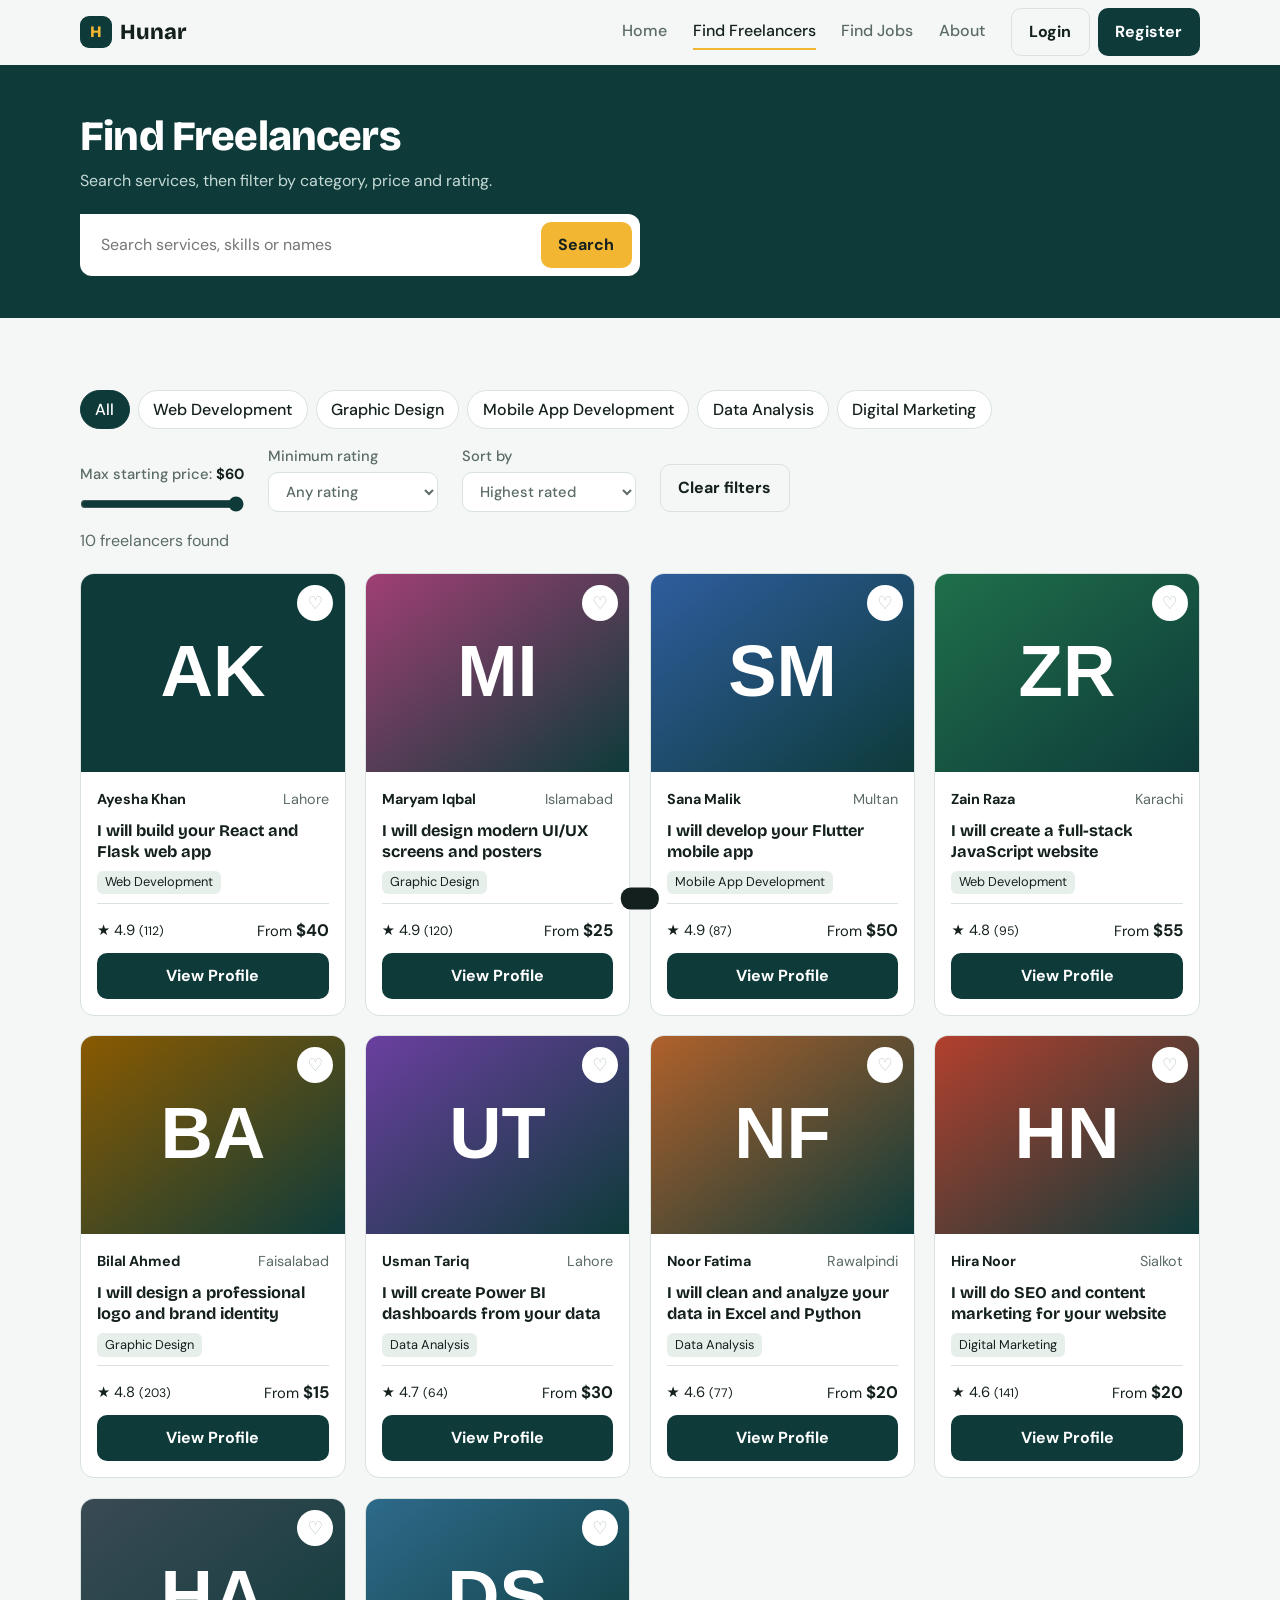
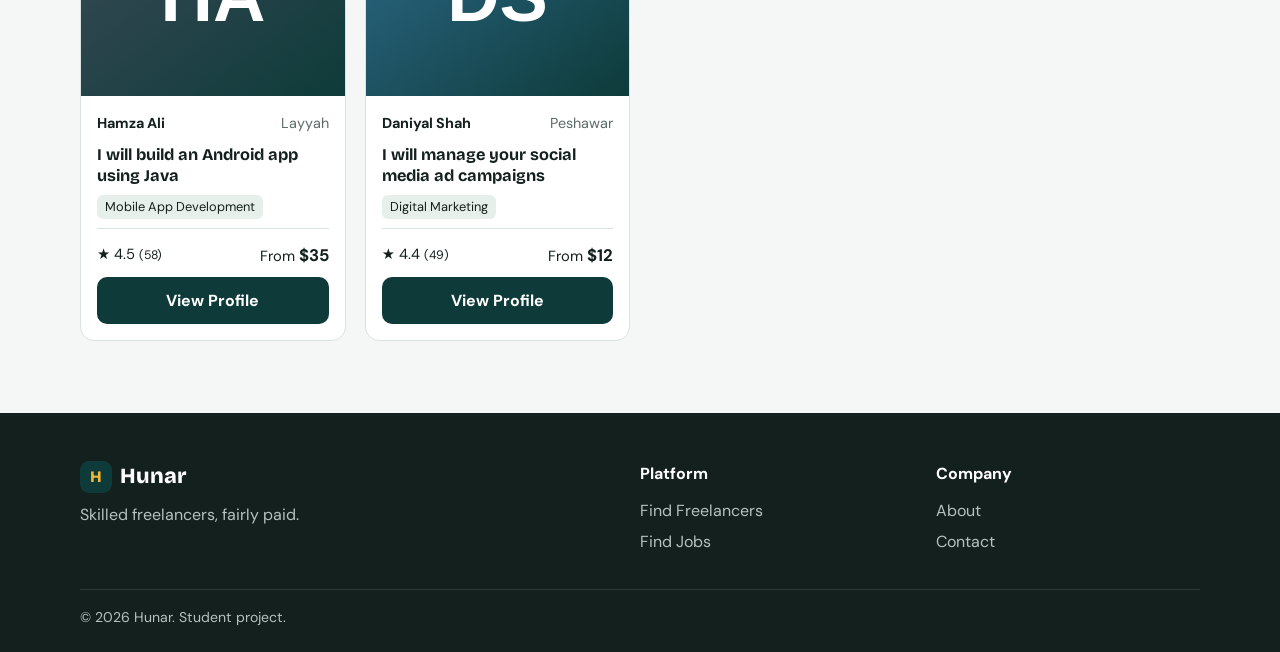
<file: freelancers.html>
<!DOCTYPE html>
<html lang="en"><head><meta charset="UTF-8"><meta name="viewport" content="width=device-width, initial-scale=1">
<title>Find Freelancers – Hunar</title>
<link rel="preconnect" href="https://fonts.googleapis.com"><link rel="preconnect" href="https://fonts.gstatic.com" crossorigin>
<link href="https://fonts.googleapis.com/css2?family=Bricolage+Grotesque:wght@600;800&family=DM+Sans:wght@400;500;700&display=swap" rel="stylesheet">
<link rel="stylesheet" href="style.css"><link rel="stylesheet" href="market.css"></head><body>
<header class="nav" id="nav"><div class="wrap nav-in"><a href="index.html" class="brand"><span class="mark">H</span>Hunar</a>
<button class="burger" id="burger" aria-label="Toggle menu" aria-expanded="false" aria-controls="menu"><span></span><span></span><span></span></button>
<nav class="menu" id="menu"><a href="index.html">Home</a><a href="freelancers.html" class="active">Find Freelancers</a><a href="index.html#jobs">Find Jobs</a><a href="index.html#about">About</a>
<div class="auth"><button class="btn ghost" data-soon>Login</button><button class="btn solid" data-soon>Register</button></div></nav></div></header>
<main>
<section class="phead"><div class="wrap">
<h1>Find Freelancers</h1><p>Search services, then filter by category, price and rating.</p>
<form class="search" id="searchForm" role="search"><input id="q" type="search" placeholder="Search services, skills or names" aria-label="Search services"><button class="btn accent" type="submit">Search</button></form>
</div></section>
<section class="sec"><div class="wrap">
<div class="chips" id="chips"></div>
<div class="bar">
<label>Max starting price: <b id="pv">$60</b><input type="range" id="price" min="5" max="60" step="5" value="60"></label>
<label>Minimum rating<select id="rating"><option value="0">Any rating</option><option value="4.5">4.5 and up</option><option value="4.8">4.8 and up</option></select></label>
<label>Sort by<select id="sort"><option value="rating">Highest rated</option><option value="low">Price: Low to High</option><option value="high">Price: High to Low</option><option value="reviews">Most reviews</option></select></label>
<button class="btn ghost" id="clear" type="button">Clear filters</button>
</div>
<p class="count" id="count" aria-live="polite"></p>
<div class="mgrid" id="grid"></div>
</div></section></main>
<footer class="foot"><div class="wrap foot-in">
<div><a href="index.html" class="brand light"><span class="mark">H</span>Hunar</a><p>Skilled freelancers, fairly paid.</p></div>
<div><h4>Platform</h4><a href="freelancers.html">Find Freelancers</a><a href="index.html#jobs">Find Jobs</a></div>
<div><h4>Company</h4><a href="index.html#about">About</a><a href="#">Contact</a></div></div>
<p class="copy">© 2026 Hunar. Student project.</p></footer>
<div class="toast" id="toast" role="status"></div>
<script src="common.js"></script>
<script src="market.js"></script>
</body></html>
</file>
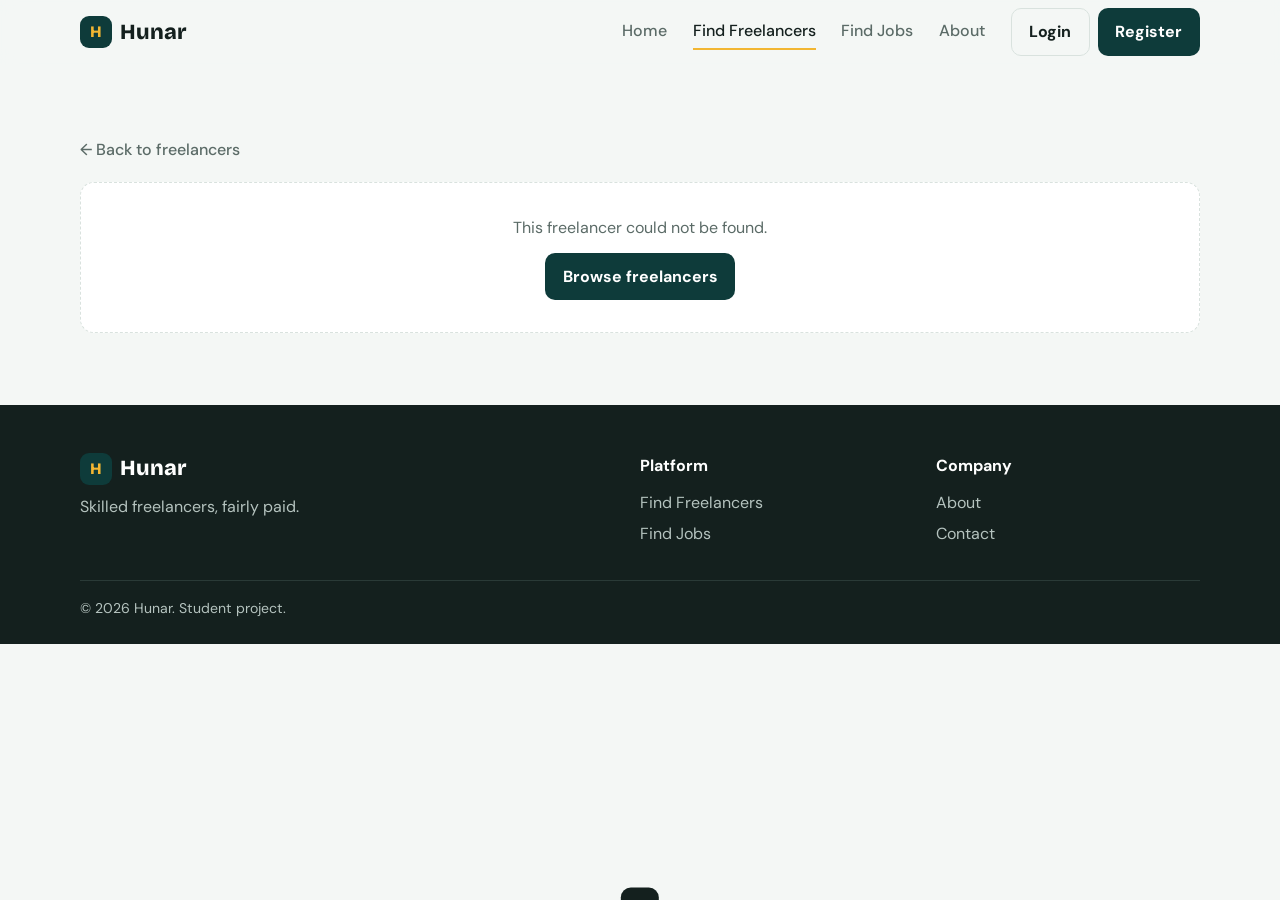
<file: profile.html>
<!DOCTYPE html>
<html lang="en"><head><meta charset="UTF-8"><meta name="viewport" content="width=device-width, initial-scale=1">
<title>Freelancer – Hunar</title>
<link rel="preconnect" href="https://fonts.googleapis.com"><link rel="preconnect" href="https://fonts.gstatic.com" crossorigin>
<link href="https://fonts.googleapis.com/css2?family=Bricolage+Grotesque:wght@600;800&family=DM+Sans:wght@400;500;700&display=swap" rel="stylesheet">
<link rel="stylesheet" href="style.css"><link rel="stylesheet" href="market.css"></head><body>
<header class="nav" id="nav"><div class="wrap nav-in"><a href="index.html" class="brand"><span class="mark">H</span>Hunar</a>
<button class="burger" id="burger" aria-label="Toggle menu" aria-expanded="false" aria-controls="menu"><span></span><span></span><span></span></button>
<nav class="menu" id="menu"><a href="index.html">Home</a><a href="freelancers.html" class="active">Find Freelancers</a><a href="index.html#jobs">Find Jobs</a><a href="index.html#about">About</a>
<div class="auth"><button class="btn ghost" data-soon>Login</button><button class="btn solid" data-soon>Register</button></div></nav></div></header>
<main class="sec"><div class="wrap"><a href="freelancers.html" class="back">← Back to freelancers</a><div id="view"></div></div></main>
<footer class="foot"><div class="wrap foot-in">
<div><a href="index.html" class="brand light"><span class="mark">H</span>Hunar</a><p>Skilled freelancers, fairly paid.</p></div>
<div><h4>Platform</h4><a href="freelancers.html">Find Freelancers</a><a href="index.html#jobs">Find Jobs</a></div>
<div><h4>Company</h4><a href="index.html#about">About</a><a href="#">Contact</a></div></div>
<p class="copy">© 2026 Hunar. Student project.</p></footer>
<div class="toast" id="toast" role="status"></div>
<script src="common.js"></script>
<script src="profile.js"></script>
</body></html>
</file>
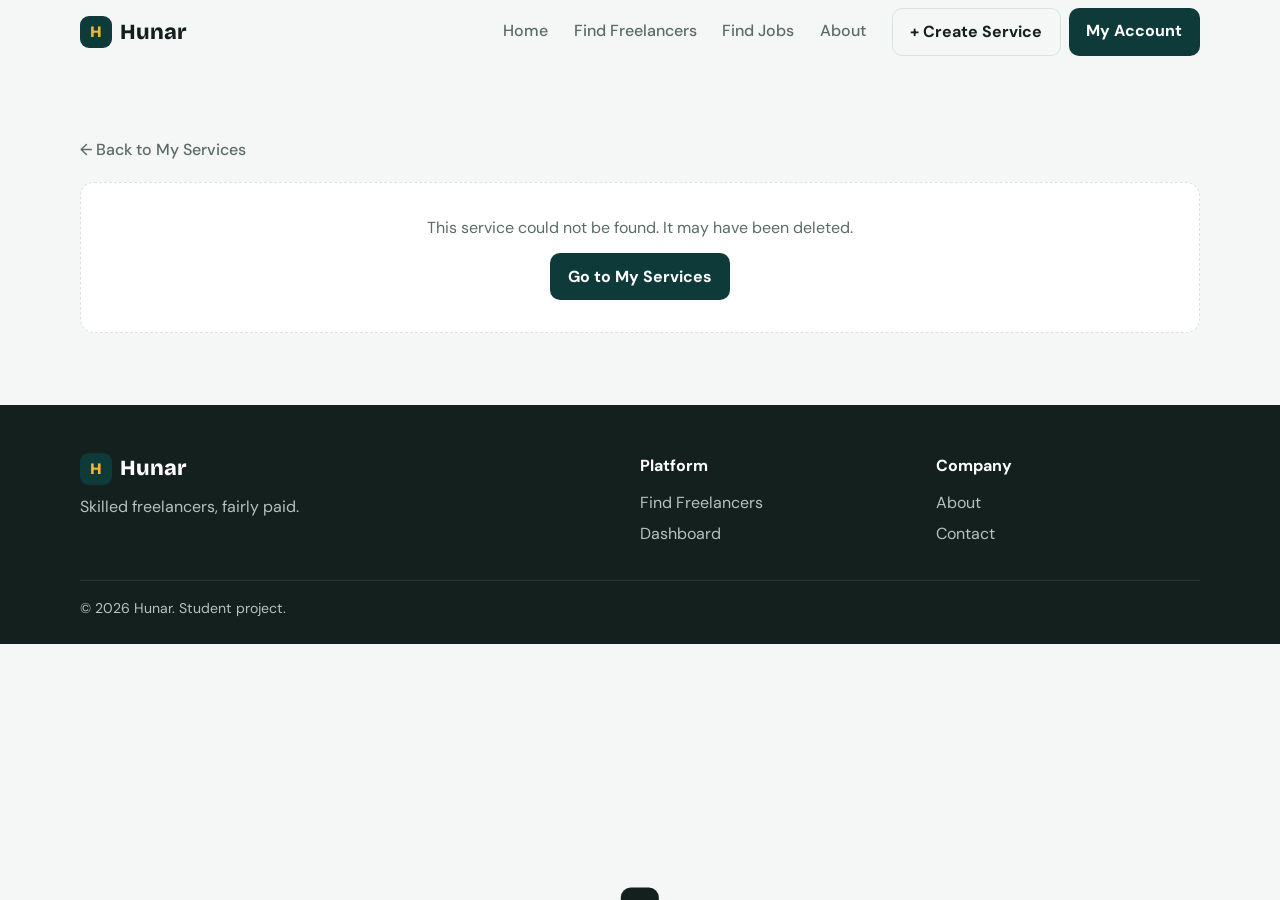
<file: service.html>
<!DOCTYPE html>
<html lang="en"><head><meta charset="UTF-8"><meta name="viewport" content="width=device-width, initial-scale=1">
<title>Service – Hunar</title>
<link rel="preconnect" href="https://fonts.googleapis.com"><link rel="preconnect" href="https://fonts.gstatic.com" crossorigin>
<link href="https://fonts.googleapis.com/css2?family=Bricolage+Grotesque:wght@600;800&family=DM+Sans:wght@400;500;700&display=swap" rel="stylesheet">
<style>
:root{--paper:#F4F7F5;--card:#fff;--ink:#14201E;--mute:#5B6B67;--line:#D9E2DE;--deep:#0E3B3A;--deep2:#164F4D;--gold:#F2B632;--tint:#E7EFEB;--r:14px}
*{box-sizing:border-box;margin:0}
html{scroll-behavior:smooth;scroll-padding-top:72px}
body{font:400 1rem/1.6 "DM Sans",system-ui,sans-serif;background:var(--paper);color:var(--ink)}
h1,h2,h3,.brand{font-family:"Bricolage Grotesque","DM Sans",sans-serif;line-height:1.12}
a{color:inherit;text-decoration:none}
button,input,select{font:inherit;color:inherit}
:focus-visible{outline:3px solid var(--gold);outline-offset:2px}
.wrap{width:min(1120px,100% - 2.5rem);margin-inline:auto}
.btn{border:0;border-radius:10px;padding:.65rem 1.1rem;font-weight:700;cursor:pointer;transition:transform .15s,background .15s}
.btn:active{transform:scale(.97)}
.solid{background:var(--deep);color:#fff}.solid:hover{background:var(--deep2)}
.ghost{background:transparent;border:1.5px solid var(--line)}.ghost:hover{border-color:var(--deep)}
.accent{background:var(--gold);color:var(--ink)}.accent:hover{background:#ffc84a}
.full{width:100%}

/* nav */
.nav{position:sticky;top:0;z-index:20;background:rgba(244,247,245,.92);backdrop-filter:blur(8px);border-bottom:1px solid transparent;transition:border-color .2s}
.nav.stuck{border-color:var(--line)}
.nav-in{display:flex;align-items:center;justify-content:space-between;height:64px}
.brand{display:flex;align-items:center;gap:.5rem;font-weight:800;font-size:1.35rem}
.mark{display:grid;place-items:center;width:32px;height:32px;border-radius:9px;background:var(--deep);color:var(--gold);font-size:1rem}
.menu{display:flex;align-items:center;gap:1.6rem}
.menu>a{font-weight:500;color:var(--mute);padding:.25rem 0;border-bottom:2px solid transparent}
.menu>a:hover,.menu>a.active{color:var(--ink);border-color:var(--gold)}
.auth{display:flex;gap:.5rem}
.burger{display:none;background:none;border:0;padding:.5rem;cursor:pointer}
.burger span{display:block;width:22px;height:2px;background:var(--ink);margin:5px 0;transition:.2s}

/* hero */
.hero{background:var(--deep);color:#fff;padding:4.5rem 0 4rem}
.hero-in{display:grid;grid-template-columns:1.5fr 1fr;gap:3rem;align-items:center}
h1{font-size:clamp(2.1rem,5vw,3.6rem);font-weight:800;letter-spacing:-.02em;max-width:15ch}
.lead{margin:1.2rem 0 1.8rem;color:#C6DAD5;max-width:46ch;font-size:1.08rem}
.tabs{display:flex;gap:.25rem}
.tab{background:rgba(255,255,255,.08);border:0;color:#C6DAD5;padding:.55rem 1rem;border-radius:10px 10px 0 0;cursor:pointer;font-weight:500}
.tab.on{background:#fff;color:var(--ink);font-weight:700}
.search{display:flex;gap:.5rem;background:#fff;padding:.5rem;border-radius:0 12px 12px 12px;max-width:560px}
.search input{flex:1;min-width:0;border:0;padding:.6rem .8rem;color:var(--ink);background:transparent;outline:0}
.tags{margin-top:1rem;color:#9DBBB4;font-size:.92rem}
.tags button{background:none;border:0;color:#fff;text-decoration:underline;text-underline-offset:3px;cursor:pointer;margin-left:.8rem}
.stats{display:grid;gap:1rem}
.stats div{background:var(--deep2);border-radius:var(--r);padding:1.1rem 1.4rem;display:flex;align-items:baseline;gap:.8rem}
.stats b{font:800 2rem "Bricolage Grotesque",sans-serif;color:var(--gold);min-width:4.5ch}
.stats span{color:#C6DAD5}

/* sections */
.sec{padding:4.5rem 0}.tint{background:var(--tint)}
h2{font-size:clamp(1.6rem,3.2vw,2.2rem);font-weight:800;margin-bottom:1.6rem;letter-spacing:-.01em}
.cats{display:grid;grid-template-columns:repeat(5,1fr);gap:1rem}
.cat{background:var(--card);border:1px solid var(--line);border-radius:var(--r);padding:1.3rem 1rem;text-align:left;cursor:pointer;transition:border-color .15s,transform .15s}
.cat:hover{border-color:var(--deep);transform:translateY(-3px)}
.cat i{font-style:normal;font-size:1.8rem;display:block;margin-bottom:.6rem}
.cat b{display:block}.cat small{color:var(--mute)}
.steps{list-style:none;padding:0;display:grid;grid-template-columns:repeat(3,1fr);gap:1.5rem;counter-reset:s}
.steps li{counter-increment:s;border-top:3px solid var(--deep);padding-top:1rem}
.steps li::before{content:"Step " counter(s);font-weight:700;color:var(--deep2);font-size:.9rem}
.steps h3{font-size:1.25rem;margin:.3rem 0 .5rem}.steps p{color:var(--mute)}

/* freelancers */
.row-h{display:flex;justify-content:space-between;align-items:center;gap:1rem;flex-wrap:wrap}
select{background:#fff;border:1px solid var(--line);border-radius:10px;padding:.5rem .8rem;margin-bottom:1.6rem}
.chips{display:flex;flex-wrap:wrap;gap:.5rem;margin-bottom:1rem}
.chip{border:1.5px solid var(--line);background:#fff;border-radius:99px;padding:.35rem .9rem;cursor:pointer;font-weight:500}
.chip.on{background:var(--deep);border-color:var(--deep);color:#fff}
.count{color:var(--mute);margin-bottom:1.2rem}
.grid{display:grid;grid-template-columns:repeat(4,1fr);gap:1.2rem}
.card{background:var(--card);border:1px solid var(--line);border-radius:var(--r);padding:1.3rem;display:flex;flex-direction:column;gap:.7rem;position:relative}
.av{width:52px;height:52px;border-radius:50%;display:grid;place-items:center;font:800 1.1rem "Bricolage Grotesque";color:#fff}
.card h3{font-size:1.1rem}.card .ti{color:var(--mute);font-size:.95rem;margin-top:-.4rem}
.sk{display:flex;flex-wrap:wrap;gap:.35rem}.sk span{background:var(--tint);border-radius:6px;padding:.1rem .5rem;font-size:.82rem}
.meta{display:flex;justify-content:space-between;align-items:center;margin-top:auto;padding-top:.8rem;border-top:1px solid var(--line);font-size:.92rem}
.meta b{font-size:1.05rem}
.fav{position:absolute;top:1rem;right:1rem;background:none;border:0;font-size:1.3rem;cursor:pointer;color:#B5C3BF;transition:transform .2s}
.fav.on{color:#D6453D;transform:scale(1.15)}
.empty{grid-column:1/-1;background:#fff;border:1px dashed var(--line);border-radius:var(--r);padding:2rem;text-align:center;color:var(--mute)}
.empty button{margin-top:.8rem}

.cta{display:flex;justify-content:space-between;align-items:center;gap:1.5rem;flex-wrap:wrap}
.cta h2{margin-bottom:.4rem}.cta p{color:var(--mute)}
.about p{max-width:62ch;color:var(--mute);font-size:1.1rem}

/* footer */
.foot{background:var(--ink);color:#B5C3BF;padding:3rem 0 1.5rem}
.foot-in{display:grid;grid-template-columns:2fr 1fr 1fr;gap:2rem}
.foot h4{color:#fff;margin-bottom:.6rem}.foot a:not(.brand){display:block;padding:.15rem 0}.foot a:hover{color:var(--gold)}
.brand.light{color:#fff;margin-bottom:.6rem}
.copy{width:min(1120px,100% - 2.5rem);margin:2rem auto 0;padding-top:1rem;border-top:1px solid #2A3A37;font-size:.88rem}

/* modal + toast */
.modal{position:fixed;inset:0;background:rgba(10,25,24,.6);display:grid;place-items:center;z-index:50;padding:1rem}
.modal[hidden]{display:none}
.box{background:#fff;border-radius:var(--r);padding:1.8rem;width:min(400px,100%);position:relative;animation:pop .2s}
@keyframes pop{from{transform:scale(.96);opacity:0}}
.box h3{font-size:1.5rem;margin-bottom:1rem}
.x{position:absolute;top:.6rem;right:.9rem;background:none;border:0;font-size:1.6rem;cursor:pointer}
label{display:block;font-weight:500;margin-bottom:.8rem}
label input{display:block;width:100%;margin-top:.25rem;padding:.6rem .75rem;border:1.5px solid var(--line);border-radius:10px}
label input:invalid:not(:placeholder-shown){border-color:#D6453D}
.err{color:#B3261E;min-height:1.4rem;font-size:.92rem}
.swap{margin-top:1rem;text-align:center;color:var(--mute)}
.swap button{background:none;border:0;color:var(--deep);font-weight:700;cursor:pointer;text-decoration:underline}
.toast{position:fixed;left:50%;bottom:1.5rem;transform:translate(-50%,150%);background:var(--ink);color:#fff;padding:.7rem 1.2rem;border-radius:10px;transition:transform .3s;z-index:60}
.toast.show{transform:translate(-50%,0)}

/* tablet */
@media(max-width:960px){
  .hero-in{grid-template-columns:1fr}.stats{grid-template-columns:repeat(3,1fr)}
  .stats div{flex-direction:column;gap:0}
  .cats{grid-template-columns:repeat(3,1fr)}.grid{grid-template-columns:repeat(2,1fr)}
}
/* mobile */
@media(max-width:700px){
  .burger{display:block}
  .menu{position:absolute;top:64px;left:0;right:0;flex-direction:column;align-items:stretch;gap:0;background:var(--paper);border-bottom:1px solid var(--line);padding:.5rem 1.25rem 1.2rem;display:none}
  .menu.open{display:flex}.menu>a{padding:.8rem 0}.auth{margin-top:.6rem}.auth .btn{flex:1}
  .burger[aria-expanded=true] span:nth-child(1){transform:translateY(7px) rotate(45deg)}
  .burger[aria-expanded=true] span:nth-child(2){opacity:0}
  .burger[aria-expanded=true] span:nth-child(3){transform:translateY(-7px) rotate(-45deg)}
  .hero{padding:3rem 0}.stats{grid-template-columns:1fr}.stats div{flex-direction:row;gap:.8rem}
  .cats{grid-template-columns:repeat(2,1fr)}.steps{grid-template-columns:1fr}.grid{grid-template-columns:1fr}
  .foot-in{grid-template-columns:1fr}.search{flex-direction:column;border-radius:0 12px 12px 12px}
  .sec{padding:3.2rem 0}
}
@media(prefers-reduced-motion:reduce){*{animation:none!important;transition:none!important;scroll-behavior:auto!important}}

/* Week 2 additions. Works together with style.css from Week 1. */
a.btn{display:block;text-align:center}
.empty .btn{display:inline-block;margin-top:.8rem}
.phead{background:var(--deep);color:#fff;padding:3rem 0 2.6rem}
.phead h1{font-size:clamp(1.8rem,4vw,2.6rem);max-width:none;margin-bottom:.5rem}
.phead p{color:#C6DAD5;margin-bottom:1.3rem}
.bar{display:flex;flex-wrap:wrap;gap:1rem 1.5rem;align-items:flex-end;margin:1rem 0}
.bar label{margin:0;min-width:160px;font-size:.92rem;color:var(--mute)}
.bar label b{color:var(--ink)}
.bar input[type=range]{padding:0;border:0;margin-top:.6rem;accent-color:var(--deep);cursor:pointer}
.bar select{display:block;margin:.25rem 0 0;min-width:170px}

.mgrid{display:grid;grid-template-columns:repeat(4,1fr);gap:1.2rem}
.fcard{background:var(--card);border:1px solid var(--line);border-radius:var(--r);overflow:hidden;position:relative;display:flex;flex-direction:column;transition:transform .15s,box-shadow .15s}
.fcard:hover{transform:translateY(-4px);box-shadow:0 10px 24px rgba(14,59,58,.12)}
.ph{display:block;aspect-ratio:4/3;background:var(--tint)}
.ph img{width:100%;height:100%;object-fit:cover;display:block}
.fcard .fav{top:.7rem;right:.7rem;background:#fff;border-radius:50%;width:36px;height:36px;padding:0;display:grid;place-items:center;font-size:1.1rem}
.fb{padding:1rem;display:flex;flex-direction:column;gap:.55rem;flex:1}
.who{display:flex;justify-content:space-between;gap:.5rem;font-size:.9rem}.who span{color:var(--mute)}
.fb h3{font-size:1.02rem;line-height:1.3}.fb h3 a:hover{text-decoration:underline}
.cat-tag{align-self:flex-start;background:var(--tint);border-radius:6px;padding:.1rem .5rem;font-size:.8rem}
.fb .meta{margin-top:auto}

.skel{border-radius:var(--r);background:linear-gradient(90deg,#E3EBE7 25%,#F1F5F3 50%,#E3EBE7 75%);background-size:200% 100%;animation:sh 1.2s infinite}
.s-card{height:340px}.s-line{margin-bottom:14px}
@keyframes sh{to{background-position:-200% 0}}

.back{display:inline-block;margin-bottom:1.2rem;color:var(--mute);font-weight:500}.back:hover{color:var(--ink)}
.pgrid{display:grid;grid-template-columns:1fr 340px;gap:2rem;align-items:start}
.phd{display:flex;gap:1.2rem;align-items:center;margin-bottom:1.5rem}
.pav{width:96px;height:96px;border-radius:50%;object-fit:cover;flex:none}
.phd h1{font-size:1.9rem;max-width:none}.phd p{color:var(--mute)}
.ptabs{display:flex;gap:.3rem;border-bottom:1px solid var(--line);margin-bottom:1.2rem}
.ptab{background:none;border:0;padding:.7rem 1rem;cursor:pointer;font-weight:500;color:var(--mute);border-bottom:3px solid transparent}
.ptab.on{color:var(--ink);border-color:var(--gold);font-weight:700}
.pbody h3{margin:1.2rem 0 .4rem;font-size:1.1rem}.pbody p{color:var(--mute)}
.rv{background:#fff;border:1px solid var(--line);border-radius:var(--r);padding:1rem;margin-bottom:.8rem}
.rv b{margin-right:.6rem}.rv .st{color:#E0A100}
.order{background:#fff;border:1px solid var(--line);border-radius:var(--r);padding:1.3rem;position:sticky;top:84px}
.pk{display:flex;gap:.3rem;background:var(--tint);padding:.25rem;border-radius:10px;margin-bottom:1rem}
.pkb{flex:1;border:0;background:none;padding:.5rem;border-radius:8px;cursor:pointer;font-weight:500}
.pkb.on{background:#fff;font-weight:700;box-shadow:0 1px 3px rgba(0,0,0,.12)}
.pp{font:800 2rem "Bricolage Grotesque",sans-serif}
.order ul{list-style:none;padding:0;margin:.8rem 0 1.2rem;color:var(--mute)}
.order li::before{content:"✓ ";color:var(--deep2);font-weight:700}
.order .btn+.btn{margin-top:.6rem}
.savebtn.on{border-color:#D6453D;color:#D6453D}
.ok{text-align:center;padding:1rem 0}
.ok i{font-style:normal;display:grid;place-items:center;width:52px;height:52px;border-radius:50%;background:var(--deep);color:var(--gold);font-size:1.5rem;margin:0 auto .8rem}
.rel{margin-top:3.5rem}

@media(max-width:1100px){.mgrid{grid-template-columns:repeat(3,1fr)}}
@media(max-width:960px){.mgrid{grid-template-columns:repeat(2,1fr)}.pgrid{grid-template-columns:1fr}.order{position:static}}
@media(max-width:700px){.mgrid{grid-template-columns:1fr}.phd{flex-direction:column;align-items:flex-start}.bar label,.bar select{width:100%}}

/* Week 3 additions: dashboard, forms, uploads. Works with style.css and market.css */
.dash{display:grid;grid-template-columns:230px 1fr;gap:2rem;align-items:start}
.side{position:sticky;top:84px;background:#fff;border:1px solid var(--line);border-radius:var(--r);padding:1.1rem}
.me{display:flex;align-items:center;gap:.7rem;padding-bottom:1rem;margin-bottom:.8rem;border-bottom:1px solid var(--line)}
.me img{width:48px;height:48px;border-radius:50%;object-fit:cover}.me b{display:block;line-height:1.2}.me small{color:var(--mute)}
.snav{display:grid;gap:.2rem}
.snav a{padding:.6rem .8rem;border-radius:10px;font-weight:500;color:var(--mute)}
.snav a:hover{background:var(--tint)}.snav a.on{background:var(--deep);color:#fff}
.vt{font-size:1.7rem;max-width:none;margin-bottom:1.2rem}
.mute{color:var(--mute)}
.dcard{background:#fff;border:1px solid var(--line);border-radius:var(--r);padding:1.3rem;margin-bottom:1rem}
.dcard h3{margin-bottom:.6rem}.dcard p{color:var(--mute)}
.pcard{display:flex;gap:1.4rem;align-items:center;flex-wrap:wrap;background:var(--deep);color:#fff;border-radius:var(--r);padding:1.6rem;margin-bottom:1rem}
.pcard .pav{width:110px;height:110px;border:3px solid var(--gold)}
.pinfo{flex:1;min-width:200px}.pinfo h1{font-size:1.8rem;max-width:none}.pt{color:var(--gold);font-weight:700}.pm{color:#C6DAD5}
.pact{display:flex;gap:.6rem;flex-wrap:wrap}.pcard .ghost{border-color:#3C6B68;color:#fff}
.stats3{display:grid;grid-template-columns:repeat(3,1fr);gap:1rem;margin-bottom:1rem}
.stats3 div{background:#fff;border:1px solid var(--line);border-radius:var(--r);padding:1rem;text-align:center}
.stats3 b{display:block;font:800 1.7rem "Bricolage Grotesque",sans-serif;color:var(--deep)}.stats3 span{color:var(--mute);font-size:.9rem}
.exp{padding:.6rem 0;border-top:1px solid var(--line)}.exp:first-of-type{border:0}.exp b{display:block}.exp span{color:var(--mute);font-size:.92rem}
.sgrid{display:grid;grid-template-columns:repeat(2,1fr);gap:1.2rem}
.acts{display:flex;gap:.4rem;margin-top:.4rem}.acts .btn{flex:1;padding:.5rem .4rem;font-size:.9rem}
.del:hover{border-color:#D6453D;color:#D6453D}.danger{background:#C0392B}.danger:hover{background:#A93226}

.dform{background:#fff;border:1px solid var(--line);border-radius:var(--r);padding:1.5rem;display:grid;gap:1.2rem}
.fgrid{display:grid;grid-template-columns:1fr 1fr;gap:1.2rem}
.fld label{display:block;font-weight:500;margin-bottom:.35rem}
.fld input,.fld select,.fld textarea{width:100%;margin:0;padding:.65rem .8rem;border:1.5px solid var(--line);border-radius:10px;background:#fff;font:inherit}
.fld input:focus,.fld select:focus,.fld textarea:focus,.tagbox:focus-within{outline:0;border-color:var(--deep);box-shadow:0 0 0 3px rgba(242,182,50,.35)}
.fld.bad input,.fld.bad select,.fld.bad textarea,.fld.bad .tagbox,.fld.bad .drop{border-color:#D6453D}
.fld small{display:block;margin-top:.3rem;font-size:.85rem}.hint{color:var(--mute);text-align:right}.err{color:#B3261E}
.tagbox{display:flex;flex-wrap:wrap;gap:.4rem;border:1.5px solid var(--line);border-radius:10px;padding:.4rem;background:#fff;cursor:text}
.tagbox input{flex:1;min-width:140px;width:auto;border:0!important;padding:.3rem!important;box-shadow:none!important}
.tg{display:inline-flex;align-items:center;gap:.3rem;background:var(--tint);border-radius:6px;padding:.15rem .3rem .15rem .6rem;font-size:.88rem}
.tg button{border:0;background:none;cursor:pointer;font-size:1rem;color:var(--mute)}
.drop{border:2px dashed var(--line);border-radius:var(--r);padding:1.2rem;text-align:center;cursor:pointer;background:var(--paper);transition:border-color .15s,background .15s}
.drop:hover,.drop.over{border-color:var(--deep);background:var(--tint)}.drop.busy{opacity:.5;pointer-events:none}
.dtxt b{display:block;margin-bottom:.2rem}.dtxt span{color:var(--mute);font-size:.9rem}
.pre{max-width:100%;max-height:220px;border-radius:10px;display:block;margin:0 auto .7rem;object-fit:cover}
.drop.sm .pre{width:120px;height:120px;border-radius:50%}
.dacts{display:flex;gap:.5rem;justify-content:center}.dacts .btn{padding:.4rem .9rem;font-size:.9rem;display:inline-block}
.erow{display:grid;grid-template-columns:1.2fr 1.2fr 1fr auto;gap:.5rem;margin-bottom:.6rem}
.erow button{border:0;background:none;color:#B3261E;cursor:pointer}
#addExp{display:inline-block}
.dact{display:flex;gap:.7rem;flex-wrap:wrap}.dact .btn{display:inline-block}
.cgrid{display:grid;grid-template-columns:1fr 300px;gap:1.5rem;align-items:start}
.prev{position:sticky;top:84px;pointer-events:none}.prev h4{margin-bottom:.6rem;color:var(--mute)}
.shero{width:100%;aspect-ratio:16/9;object-fit:cover;border-radius:var(--r);margin-bottom:1rem}
.stitle{font-size:1.7rem;max-width:none;margin:.6rem 0}
.owner{display:flex;gap:.8rem;align-items:center;margin:1rem 0;padding:1rem;background:#fff;border:1px solid var(--line);border-radius:var(--r)}
.owner p{color:var(--mute);font-size:.92rem}.owner a{margin-left:auto;font-weight:700;color:var(--deep)}
.pav.sm{width:52px;height:52px}.sdesc{white-space:pre-line}

@media(max-width:960px){
  .dash{grid-template-columns:1fr}.side{position:static}.me{display:none}
  .snav{display:flex;overflow-x:auto}.snav a{white-space:nowrap}
  .cgrid{grid-template-columns:1fr}.prev{position:static}
}
@media(max-width:700px){
  .fgrid,.sgrid,.stats3{grid-template-columns:1fr}.erow{grid-template-columns:1fr}
  .pcard{flex-direction:column;align-items:flex-start}
}

</style></head><body>
<header class="nav" id="nav"><div class="wrap nav-in"><a href="index.html" class="brand"><span class="mark">H</span>Hunar</a>
<button class="burger" id="burger" aria-label="Toggle menu" aria-expanded="false" aria-controls="menu"><span></span><span></span><span></span></button>
<nav class="menu" id="menu"><a href="index.html">Home</a><a href="freelancers.html">Find Freelancers</a><a href="index.html#jobs">Find Jobs</a><a href="index.html#about">About</a>
<div class="auth"></div></nav></div></header>
<main class="sec"><div class="wrap"><a href="dashboard.html#services" class="back">← Back to My Services</a><div id="view"></div></div></main>
<footer class="foot"><div class="wrap foot-in">
<div><a href="index.html" class="brand light"><span class="mark">H</span>Hunar</a><p>Skilled freelancers, fairly paid.</p></div>
<div><h4>Platform</h4><a href="freelancers.html">Find Freelancers</a><a href="dashboard.html">Dashboard</a></div>
<div><h4>Company</h4><a href="index.html#about">About</a><a href="#">Contact</a></div></div>
<p class="copy">© 2026 Hunar. Student project.</p></footer>
<div class="toast" id="toast" role="status"></div>
<script>
const $ = (s, el = document) => el.querySelector(s);
const $$ = (s, el = document) => [...el.querySelectorAll(s)];
const CATS = ["Web Development", "Graphic Design", "Mobile App Development", "Data Analysis", "Digital Marketing"];

/* Sample data. Add "img" (a photo URL) to any freelancer to replace the generated avatar. */
const F = [
  { id: 1, name: "Ayesha Khan", title: "I will build your React and Flask web app", cat: CATS[0], price: 40, rating: 4.9, reviews: 112, city: "Lahore", days: 5, skills: ["React", "Flask", "REST API"], about: "Full-stack developer who turns ideas into fast, clean web apps and keeps you updated at every step.", color: "#0E3B3A" },
  { id: 2, name: "Zain Raza", title: "I will create a full-stack JavaScript website", cat: CATS[0], price: 55, rating: 4.8, reviews: 95, city: "Karachi", days: 7, skills: ["Node.js", "React", "MongoDB"], about: "I build complete websites with secure back ends, from simple business sites to custom dashboards.", color: "#1F6F4A" },
  { id: 3, name: "Bilal Ahmed", title: "I will design a professional logo and brand identity", cat: CATS[1], price: 15, rating: 4.8, reviews: 203, city: "Faisalabad", days: 3, skills: ["Logo", "Branding", "Figma"], about: "Brand designer with 200+ happy clients. You get clean, memorable logos with all source files.", color: "#8A5A00" },
  { id: 4, name: "Maryam Iqbal", title: "I will design modern UI/UX screens and posters", cat: CATS[1], price: 25, rating: 4.9, reviews: 120, city: "Islamabad", days: 4, skills: ["UI/UX", "Poster", "Illustrator"], about: "I design app screens and print-ready posters that look polished and are easy to use.", color: "#A03F74" },
  { id: 5, name: "Sana Malik", title: "I will develop your Flutter mobile app", cat: CATS[2], price: 50, rating: 4.9, reviews: 87, city: "Multan", days: 10, skills: ["Flutter", "Firebase", "Android"], about: "Flutter developer building smooth Android and iOS apps with clean, maintainable code.", color: "#2F5D9E" },
  { id: 6, name: "Hamza Ali", title: "I will build an Android app using Java", cat: CATS[2], price: 35, rating: 4.5, reviews: 58, city: "Layyah", days: 8, skills: ["Java", "Android Studio", "SQLite"], about: "I create reliable native Android apps for small businesses, students and startups.", color: "#3A4A55" },
  { id: 7, name: "Usman Tariq", title: "I will create Power BI dashboards from your data", cat: CATS[3], price: 30, rating: 4.7, reviews: 64, city: "Lahore", days: 4, skills: ["Power BI", "SQL", "Python"], about: "Data analyst who turns messy numbers into clear dashboards that help you decide faster.", color: "#6B3FA0" },
  { id: 8, name: "Noor Fatima", title: "I will clean and analyze your data in Excel and Python", cat: CATS[3], price: 20, rating: 4.6, reviews: 77, city: "Rawalpindi", days: 3, skills: ["Excel", "Python", "Pandas"], about: "I clean, organise and analyse datasets, and explain the findings in simple language.", color: "#B0612B" },
  { id: 9, name: "Hira Noor", title: "I will do SEO and content marketing for your website", cat: CATS[4], price: 20, rating: 4.6, reviews: 141, city: "Sialkot", days: 6, skills: ["SEO", "Content", "Copywriting"], about: "I help small websites rank higher with practical SEO and content that people want to read.", color: "#B3402E" },
  { id: 10, name: "Daniyal Shah", title: "I will manage your social media ad campaigns", cat: CATS[4], price: 12, rating: 4.4, reviews: 49, city: "Peshawar", days: 2, skills: ["Meta Ads", "Social Media", "Analytics"], about: "I plan and run social media ads on a small budget and report the results every week.", color: "#2D6A8A" }
];
const POOL = [["Ali R.", "Delivered earlier than promised and the quality was excellent."], ["Sara M.", "Very professional. Understood my requirements right away."], ["Omar K.", "Great communication and a fair price. Would hire again."], ["Hina T.", "Patient with my revisions and the final result looked perfect."], ["Daniel P.", "Exactly what I asked for, done neatly."]];
const reviewsOf = f => [0, 1, 2].map(i => ({ who: POOL[(f.id + i) % 5][0], text: POOL[(f.id + i) % 5][1], stars: f.rating >= 4.7 ? 5 : 4 }));

function avatar(f) {
  if (f.img) return f.img;
  const ini = f.name.split(" ").map(w => w[0]).join("");
  const svg = `<svg xmlns="http://www.w3.org/2000/svg" width="400" height="300"><defs><linearGradient id="g" x1="0" y1="0" x2="1" y2="1"><stop offset="0" stop-color="${f.color}"/><stop offset="1" stop-color="#0E3B3A"/></linearGradient></defs><rect width="400" height="300" fill="url(#g)"/><text x="50%" y="52%" font-family="Arial,sans-serif" font-size="110" font-weight="700" fill="#fff" text-anchor="middle" dominant-baseline="middle">${ini}</text></svg>`;
  return "data:image/svg+xml;utf8," + encodeURIComponent(svg);
}

/* saved freelancers (kept in this browser) */
const favs = {
  get() { try { return new Set(JSON.parse(localStorage.getItem("hunar_favs") || "[]")); } catch { return new Set(); } },
  toggle(id) {
    id = +id; const s = this.get(); s.has(id) ? s.delete(id) : s.add(id);
    try { localStorage.setItem("hunar_favs", JSON.stringify([...s])); } catch {}
    return s.has(id);
  }
};

/* reusable freelancer card */
function card(f) {
  const on = favs.get().has(f.id), url = "profile.html?id=" + f.id;
  return `<article class="fcard">
    <a href="${url}" class="ph"><img src="${avatar(f)}" alt="${f.name}" loading="lazy"></a>
    <button class="fav${on ? " on" : ""}" data-fav="${f.id}" aria-pressed="${on}" aria-label="Save ${f.name}">${on ? "♥" : "♡"}</button>
    <div class="fb">
      <div class="who"><b>${f.name}</b><span>${f.city}</span></div>
      <h3><a href="${url}">${f.title}</a></h3>
      <span class="cat-tag">${f.cat}</span>
      <div class="meta"><span>★ ${f.rating} <small>(${f.reviews})</small></span><span>From <b>$${f.price}</b></span></div>
      <a class="btn solid full" href="${url}">View Profile</a>
    </div></article>`;
}

/* toast */
let tt;
function toast(msg) {
  const t = $("#toast"); t.textContent = msg; t.classList.add("show");
  clearTimeout(tt); tt = setTimeout(() => t.classList.remove("show"), 2200);
}

/* shared behaviour: save button, nav */
document.addEventListener("click", e => {
  const b = e.target.closest("[data-fav]");
  if (b) {
    const on = favs.toggle(b.dataset.fav);
    b.classList.toggle("on", on); b.setAttribute("aria-pressed", on);
    b.textContent = b.classList.contains("fav") ? (on ? "♥" : "♡") : (on ? "♥ Saved" : "♡ Save");
    toast(on ? "Saved to your list" : "Removed from your list");
  }
  if (e.target.closest("[data-soon]")) toast("Login and Register are on the Home page for now");
});
const burger = $("#burger"), menu = $("#menu");
burger.addEventListener("click", () => { const o = menu.classList.toggle("open"); burger.setAttribute("aria-expanded", o); });
addEventListener("scroll", () => $("#nav").classList.toggle("stuck", scrollY > 8), { passive: true });

/* ===== Week 3: accounts, profile and services (saved in this browser) ===== */
const esc = s => String(s ?? "").replace(/[&<>"']/g, c => ({ "&": "&amp;", "<": "&lt;", ">": "&gt;", '"': "&quot;", "'": "&#39;" }[c]));
const store = {
  get(k, d) { try { const v = localStorage.getItem("hunar_" + k); return v ? JSON.parse(v) : d; } catch { return d; } },
  set(k, v) { try { localStorage.setItem("hunar_" + k, JSON.stringify(v)); return true; } catch { return false; } }
};
const DEFAULT_USER = {
  name: "Your Name", title: "Freelance Web Developer", city: "Lahore", email: "",
  bio: "I build clean, responsive websites with HTML, CSS and JavaScript. Edit this section to tell clients about yourself.",
  skills: ["HTML", "CSS", "JavaScript"], exp: [{ role: "Web Development Intern", company: "Your Company", years: "2026" }],
  photo: "", rating: 4.8, reviews: 12
};
const SEED_SERVICES = [
  { id: "s1", title: "I will build a responsive website using HTML, CSS and JavaScript", cat: CATS[0], desc: "A clean, mobile-friendly website for your business or portfolio. Includes a home page, an about section, a contact form and basic animations.", price: 30, days: 5, tags: ["HTML", "CSS", "JavaScript"], img: "" },
  { id: "s2", title: "I will design a modern landing page for your product", cat: CATS[1], desc: "A polished landing page layout with clear sections, strong headings and a call-to-action. Delivered as ready-to-use HTML and CSS.", price: 20, days: 3, tags: ["Landing page", "UI", "Figma"], img: "" }
];
const getUser = () => ({ ...DEFAULT_USER, ...store.get("user", {}) });
const getServices = () => store.get("services", SEED_SERVICES);
const saveServices = a => store.set("services", a);
const photo = u => u.photo || avatar({ name: u.name, color: "#0E3B3A" });
const simg = s => s.img || avatar({ name: s.cat, color: "#164F4D" });

/* nav: replace Login/Register with account links */
const authBox = $(".auth");
if (authBox) authBox.innerHTML = '<a class="btn ghost" href="dashboard.html#create">+ Create Service</a><a class="btn solid" href="dashboard.html#profile">My Account</a>';

</script>
<script>
const sid = new URLSearchParams(location.search).get("id");
const s = getServices().find(x => x.id === sid);
const view = $("#view");
view.innerHTML = '<div class="pgrid"><div><div class="skel s-line" style="height:300px"></div><div class="skel s-line" style="height:120px"></div></div><div class="skel s-line" style="height:280px"></div></div>';
setTimeout(() => s ? show() : notFound(), 500);

function notFound() {
  document.title = "Service not found – Hunar";
  view.innerHTML = '<div class="empty"><p>This service could not be found. It may have been deleted.</p><a class="btn solid" href="dashboard.html#services">Go to My Services</a></div>';
}
function show() {
  const u = getUser();
  document.title = s.title + " – Hunar";
  view.innerHTML = `<div class="pgrid"><div>
    <img class="shero" src="${simg(s)}" alt="${esc(s.title)}">
    <span class="cat-tag">${esc(s.cat)}</span>
    <h1 class="stitle">${esc(s.title)}</h1>
    <div class="owner"><img class="pav sm" src="${photo(u)}" alt=""><div><b>${esc(u.name)}</b><p>${esc(u.title)} · ★ ${u.rating} (${u.reviews})</p></div><a href="dashboard.html#profile">View profile</a></div>
    <div class="pbody"><h3>About this service</h3><p class="sdesc">${esc(s.desc)}</p><h3>Skills and tags</h3><div class="sk">${s.tags.map(t => `<span>${esc(t)}</span>`).join("")}</div></div>
  </div>
  <aside class="order"><p class="pp">$${esc(s.price)}</p><p>Delivery in ${s.days} day${s.days > 1 ? "s" : ""}</p>
    <ul><li>Category: ${esc(s.cat)}</li><li>Delivery: ${s.days} day${s.days > 1 ? "s" : ""}</li><li>Seller: ${esc(u.name)}</li></ul>
    <button class="btn solid full" id="msg">Contact seller</button>
    <a class="btn ghost full" href="dashboard.html#create/${s.id}">Edit service</a>
    <a class="btn ghost full" href="dashboard.html#services">Back to My Services</a></aside></div>`;
  $("#msg").addEventListener("click", () => toast("Messaging will be added in a later week"));
}

</script>
</body></html>
</file>
<file: style.css>
:root{--paper:#F4F7F5;--card:#fff;--ink:#14201E;--mute:#5B6B67;--line:#D9E2DE;--deep:#0E3B3A;--deep2:#164F4D;--gold:#F2B632;--tint:#E7EFEB;--r:14px}
*{box-sizing:border-box;margin:0}
html{scroll-behavior:smooth;scroll-padding-top:72px}
body{font:400 1rem/1.6 "DM Sans",system-ui,sans-serif;background:var(--paper);color:var(--ink)}
h1,h2,h3,.brand{font-family:"Bricolage Grotesque","DM Sans",sans-serif;line-height:1.12}
a{color:inherit;text-decoration:none}
button,input,select{font:inherit;color:inherit}
:focus-visible{outline:3px solid var(--gold);outline-offset:2px}
.wrap{width:min(1120px,100% - 2.5rem);margin-inline:auto}
.btn{border:0;border-radius:10px;padding:.65rem 1.1rem;font-weight:700;cursor:pointer;transition:transform .15s,background .15s}
.btn:active{transform:scale(.97)}
.solid{background:var(--deep);color:#fff}.solid:hover{background:var(--deep2)}
.ghost{background:transparent;border:1.5px solid var(--line)}.ghost:hover{border-color:var(--deep)}
.accent{background:var(--gold);color:var(--ink)}.accent:hover{background:#ffc84a}
.full{width:100%}

/* nav */
.nav{position:sticky;top:0;z-index:20;background:rgba(244,247,245,.92);backdrop-filter:blur(8px);border-bottom:1px solid transparent;transition:border-color .2s}
.nav.stuck{border-color:var(--line)}
.nav-in{display:flex;align-items:center;justify-content:space-between;height:64px}
.brand{display:flex;align-items:center;gap:.5rem;font-weight:800;font-size:1.35rem}
.mark{display:grid;place-items:center;width:32px;height:32px;border-radius:9px;background:var(--deep);color:var(--gold);font-size:1rem}
.menu{display:flex;align-items:center;gap:1.6rem}
.menu>a{font-weight:500;color:var(--mute);padding:.25rem 0;border-bottom:2px solid transparent}
.menu>a:hover,.menu>a.active{color:var(--ink);border-color:var(--gold)}
.auth{display:flex;gap:.5rem}
.burger{display:none;background:none;border:0;padding:.5rem;cursor:pointer}
.burger span{display:block;width:22px;height:2px;background:var(--ink);margin:5px 0;transition:.2s}

/* hero */
.hero{background:var(--deep);color:#fff;padding:4.5rem 0 4rem}
.hero-in{display:grid;grid-template-columns:1.5fr 1fr;gap:3rem;align-items:center}
h1{font-size:clamp(2.1rem,5vw,3.6rem);font-weight:800;letter-spacing:-.02em;max-width:15ch}
.lead{margin:1.2rem 0 1.8rem;color:#C6DAD5;max-width:46ch;font-size:1.08rem}
.tabs{display:flex;gap:.25rem}
.tab{background:rgba(255,255,255,.08);border:0;color:#C6DAD5;padding:.55rem 1rem;border-radius:10px 10px 0 0;cursor:pointer;font-weight:500}
.tab.on{background:#fff;color:var(--ink);font-weight:700}
.search{display:flex;gap:.5rem;background:#fff;padding:.5rem;border-radius:0 12px 12px 12px;max-width:560px}
.search input{flex:1;min-width:0;border:0;padding:.6rem .8rem;color:var(--ink);background:transparent;outline:0}
.tags{margin-top:1rem;color:#9DBBB4;font-size:.92rem}
.tags button{background:none;border:0;color:#fff;text-decoration:underline;text-underline-offset:3px;cursor:pointer;margin-left:.8rem}
.stats{display:grid;gap:1rem}
.stats div{background:var(--deep2);border-radius:var(--r);padding:1.1rem 1.4rem;display:flex;align-items:baseline;gap:.8rem}
.stats b{font:800 2rem "Bricolage Grotesque",sans-serif;color:var(--gold);min-width:4.5ch}
.stats span{color:#C6DAD5}

/* sections */
.sec{padding:4.5rem 0}.tint{background:var(--tint)}
h2{font-size:clamp(1.6rem,3.2vw,2.2rem);font-weight:800;margin-bottom:1.6rem;letter-spacing:-.01em}
.cats{display:grid;grid-template-columns:repeat(5,1fr);gap:1rem}
.cat{background:var(--card);border:1px solid var(--line);border-radius:var(--r);padding:1.3rem 1rem;text-align:left;cursor:pointer;transition:border-color .15s,transform .15s}
.cat:hover{border-color:var(--deep);transform:translateY(-3px)}
.cat i{font-style:normal;font-size:1.8rem;display:block;margin-bottom:.6rem}
.cat b{display:block}.cat small{color:var(--mute)}
.steps{list-style:none;padding:0;display:grid;grid-template-columns:repeat(3,1fr);gap:1.5rem;counter-reset:s}
.steps li{counter-increment:s;border-top:3px solid var(--deep);padding-top:1rem}
.steps li::before{content:"Step " counter(s);font-weight:700;color:var(--deep2);font-size:.9rem}
.steps h3{font-size:1.25rem;margin:.3rem 0 .5rem}.steps p{color:var(--mute)}

/* freelancers */
.row-h{display:flex;justify-content:space-between;align-items:center;gap:1rem;flex-wrap:wrap}
select{background:#fff;border:1px solid var(--line);border-radius:10px;padding:.5rem .8rem;margin-bottom:1.6rem}
.chips{display:flex;flex-wrap:wrap;gap:.5rem;margin-bottom:1rem}
.chip{border:1.5px solid var(--line);background:#fff;border-radius:99px;padding:.35rem .9rem;cursor:pointer;font-weight:500}
.chip.on{background:var(--deep);border-color:var(--deep);color:#fff}
.count{color:var(--mute);margin-bottom:1.2rem}
.grid{display:grid;grid-template-columns:repeat(4,1fr);gap:1.2rem}
.card{background:var(--card);border:1px solid var(--line);border-radius:var(--r);padding:1.3rem;display:flex;flex-direction:column;gap:.7rem;position:relative}
.av{width:52px;height:52px;border-radius:50%;display:grid;place-items:center;font:800 1.1rem "Bricolage Grotesque";color:#fff}
.card h3{font-size:1.1rem}.card .ti{color:var(--mute);font-size:.95rem;margin-top:-.4rem}
.sk{display:flex;flex-wrap:wrap;gap:.35rem}.sk span{background:var(--tint);border-radius:6px;padding:.1rem .5rem;font-size:.82rem}
.meta{display:flex;justify-content:space-between;align-items:center;margin-top:auto;padding-top:.8rem;border-top:1px solid var(--line);font-size:.92rem}
.meta b{font-size:1.05rem}
.fav{position:absolute;top:1rem;right:1rem;background:none;border:0;font-size:1.3rem;cursor:pointer;color:#B5C3BF;transition:transform .2s}
.fav.on{color:#D6453D;transform:scale(1.15)}
.empty{grid-column:1/-1;background:#fff;border:1px dashed var(--line);border-radius:var(--r);padding:2rem;text-align:center;color:var(--mute)}
.empty button{margin-top:.8rem}

.cta{display:flex;justify-content:space-between;align-items:center;gap:1.5rem;flex-wrap:wrap}
.cta h2{margin-bottom:.4rem}.cta p{color:var(--mute)}
.about p{max-width:62ch;color:var(--mute);font-size:1.1rem}

/* footer */
.foot{background:var(--ink);color:#B5C3BF;padding:3rem 0 1.5rem}
.foot-in{display:grid;grid-template-columns:2fr 1fr 1fr;gap:2rem}
.foot h4{color:#fff;margin-bottom:.6rem}.foot a:not(.brand){display:block;padding:.15rem 0}.foot a:hover{color:var(--gold)}
.brand.light{color:#fff;margin-bottom:.6rem}
.copy{width:min(1120px,100% - 2.5rem);margin:2rem auto 0;padding-top:1rem;border-top:1px solid #2A3A37;font-size:.88rem}

/* modal + toast */
.modal{position:fixed;inset:0;background:rgba(10,25,24,.6);display:grid;place-items:center;z-index:50;padding:1rem}
.modal[hidden]{display:none}
.box{background:#fff;border-radius:var(--r);padding:1.8rem;width:min(400px,100%);position:relative;animation:pop .2s}
@keyframes pop{from{transform:scale(.96);opacity:0}}
.box h3{font-size:1.5rem;margin-bottom:1rem}
.x{position:absolute;top:.6rem;right:.9rem;background:none;border:0;font-size:1.6rem;cursor:pointer}
label{display:block;font-weight:500;margin-bottom:.8rem}
label input{display:block;width:100%;margin-top:.25rem;padding:.6rem .75rem;border:1.5px solid var(--line);border-radius:10px}
label input:invalid:not(:placeholder-shown){border-color:#D6453D}
.err{color:#B3261E;min-height:1.4rem;font-size:.92rem}
.swap{margin-top:1rem;text-align:center;color:var(--mute)}
.swap button{background:none;border:0;color:var(--deep);font-weight:700;cursor:pointer;text-decoration:underline}
.toast{position:fixed;left:50%;bottom:1.5rem;transform:translate(-50%,150%);background:var(--ink);color:#fff;padding:.7rem 1.2rem;border-radius:10px;transition:transform .3s;z-index:60}
.toast.show{transform:translate(-50%,0)}

/* tablet */
@media(max-width:960px){
  .hero-in{grid-template-columns:1fr}.stats{grid-template-columns:repeat(3,1fr)}
  .stats div{flex-direction:column;gap:0}
  .cats{grid-template-columns:repeat(3,1fr)}.grid{grid-template-columns:repeat(2,1fr)}
}
/* mobile */
@media(max-width:700px){
  .burger{display:block}
  .menu{position:absolute;top:64px;left:0;right:0;flex-direction:column;align-items:stretch;gap:0;background:var(--paper);border-bottom:1px solid var(--line);padding:.5rem 1.25rem 1.2rem;display:none}
  .menu.open{display:flex}.menu>a{padding:.8rem 0}.auth{margin-top:.6rem}.auth .btn{flex:1}
  .burger[aria-expanded=true] span:nth-child(1){transform:translateY(7px) rotate(45deg)}
  .burger[aria-expanded=true] span:nth-child(2){opacity:0}
  .burger[aria-expanded=true] span:nth-child(3){transform:translateY(-7px) rotate(-45deg)}
  .hero{padding:3rem 0}.stats{grid-template-columns:1fr}.stats div{flex-direction:row;gap:.8rem}
  .cats{grid-template-columns:repeat(2,1fr)}.steps{grid-template-columns:1fr}.grid{grid-template-columns:1fr}
  .foot-in{grid-template-columns:1fr}.search{flex-direction:column;border-radius:0 12px 12px 12px}
  .sec{padding:3.2rem 0}
}
@media(prefers-reduced-motion:reduce){*{animation:none!important;transition:none!important;scroll-behavior:auto!important}}
</file>
<file: market.css>
/* Week 2 additions. Works together with style.css from Week 1. */
a.btn{display:block;text-align:center}
.empty .btn{display:inline-block;margin-top:.8rem}
.phead{background:var(--deep);color:#fff;padding:3rem 0 2.6rem}
.phead h1{font-size:clamp(1.8rem,4vw,2.6rem);max-width:none;margin-bottom:.5rem}
.phead p{color:#C6DAD5;margin-bottom:1.3rem}
.bar{display:flex;flex-wrap:wrap;gap:1rem 1.5rem;align-items:flex-end;margin:1rem 0}
.bar label{margin:0;min-width:160px;font-size:.92rem;color:var(--mute)}
.bar label b{color:var(--ink)}
.bar input[type=range]{padding:0;border:0;margin-top:.6rem;accent-color:var(--deep);cursor:pointer}
.bar select{display:block;margin:.25rem 0 0;min-width:170px}

.mgrid{display:grid;grid-template-columns:repeat(4,1fr);gap:1.2rem}
.fcard{background:var(--card);border:1px solid var(--line);border-radius:var(--r);overflow:hidden;position:relative;display:flex;flex-direction:column;transition:transform .15s,box-shadow .15s}
.fcard:hover{transform:translateY(-4px);box-shadow:0 10px 24px rgba(14,59,58,.12)}
.ph{display:block;aspect-ratio:4/3;background:var(--tint)}
.ph img{width:100%;height:100%;object-fit:cover;display:block}
.fcard .fav{top:.7rem;right:.7rem;background:#fff;border-radius:50%;width:36px;height:36px;padding:0;display:grid;place-items:center;font-size:1.1rem}
.fb{padding:1rem;display:flex;flex-direction:column;gap:.55rem;flex:1}
.who{display:flex;justify-content:space-between;gap:.5rem;font-size:.9rem}.who span{color:var(--mute)}
.fb h3{font-size:1.02rem;line-height:1.3}.fb h3 a:hover{text-decoration:underline}
.cat-tag{align-self:flex-start;background:var(--tint);border-radius:6px;padding:.1rem .5rem;font-size:.8rem}
.fb .meta{margin-top:auto}

.skel{border-radius:var(--r);background:linear-gradient(90deg,#E3EBE7 25%,#F1F5F3 50%,#E3EBE7 75%);background-size:200% 100%;animation:sh 1.2s infinite}
.s-card{height:340px}.s-line{margin-bottom:14px}
@keyframes sh{to{background-position:-200% 0}}

.back{display:inline-block;margin-bottom:1.2rem;color:var(--mute);font-weight:500}.back:hover{color:var(--ink)}
.pgrid{display:grid;grid-template-columns:1fr 340px;gap:2rem;align-items:start}
.phd{display:flex;gap:1.2rem;align-items:center;margin-bottom:1.5rem}
.pav{width:96px;height:96px;border-radius:50%;object-fit:cover;flex:none}
.phd h1{font-size:1.9rem;max-width:none}.phd p{color:var(--mute)}
.ptabs{display:flex;gap:.3rem;border-bottom:1px solid var(--line);margin-bottom:1.2rem}
.ptab{background:none;border:0;padding:.7rem 1rem;cursor:pointer;font-weight:500;color:var(--mute);border-bottom:3px solid transparent}
.ptab.on{color:var(--ink);border-color:var(--gold);font-weight:700}
.pbody h3{margin:1.2rem 0 .4rem;font-size:1.1rem}.pbody p{color:var(--mute)}
.rv{background:#fff;border:1px solid var(--line);border-radius:var(--r);padding:1rem;margin-bottom:.8rem}
.rv b{margin-right:.6rem}.rv .st{color:#E0A100}
.order{background:#fff;border:1px solid var(--line);border-radius:var(--r);padding:1.3rem;position:sticky;top:84px}
.pk{display:flex;gap:.3rem;background:var(--tint);padding:.25rem;border-radius:10px;margin-bottom:1rem}
.pkb{flex:1;border:0;background:none;padding:.5rem;border-radius:8px;cursor:pointer;font-weight:500}
.pkb.on{background:#fff;font-weight:700;box-shadow:0 1px 3px rgba(0,0,0,.12)}
.pp{font:800 2rem "Bricolage Grotesque",sans-serif}
.order ul{list-style:none;padding:0;margin:.8rem 0 1.2rem;color:var(--mute)}
.order li::before{content:"✓ ";color:var(--deep2);font-weight:700}
.order .btn+.btn{margin-top:.6rem}
.savebtn.on{border-color:#D6453D;color:#D6453D}
.ok{text-align:center;padding:1rem 0}
.ok i{font-style:normal;display:grid;place-items:center;width:52px;height:52px;border-radius:50%;background:var(--deep);color:var(--gold);font-size:1.5rem;margin:0 auto .8rem}
.rel{margin-top:3.5rem}

@media(max-width:1100px){.mgrid{grid-template-columns:repeat(3,1fr)}}
@media(max-width:960px){.mgrid{grid-template-columns:repeat(2,1fr)}.pgrid{grid-template-columns:1fr}.order{position:static}}
@media(max-width:700px){.mgrid{grid-template-columns:1fr}.phd{flex-direction:column;align-items:flex-start}.bar label,.bar select{width:100%}}
</file>
